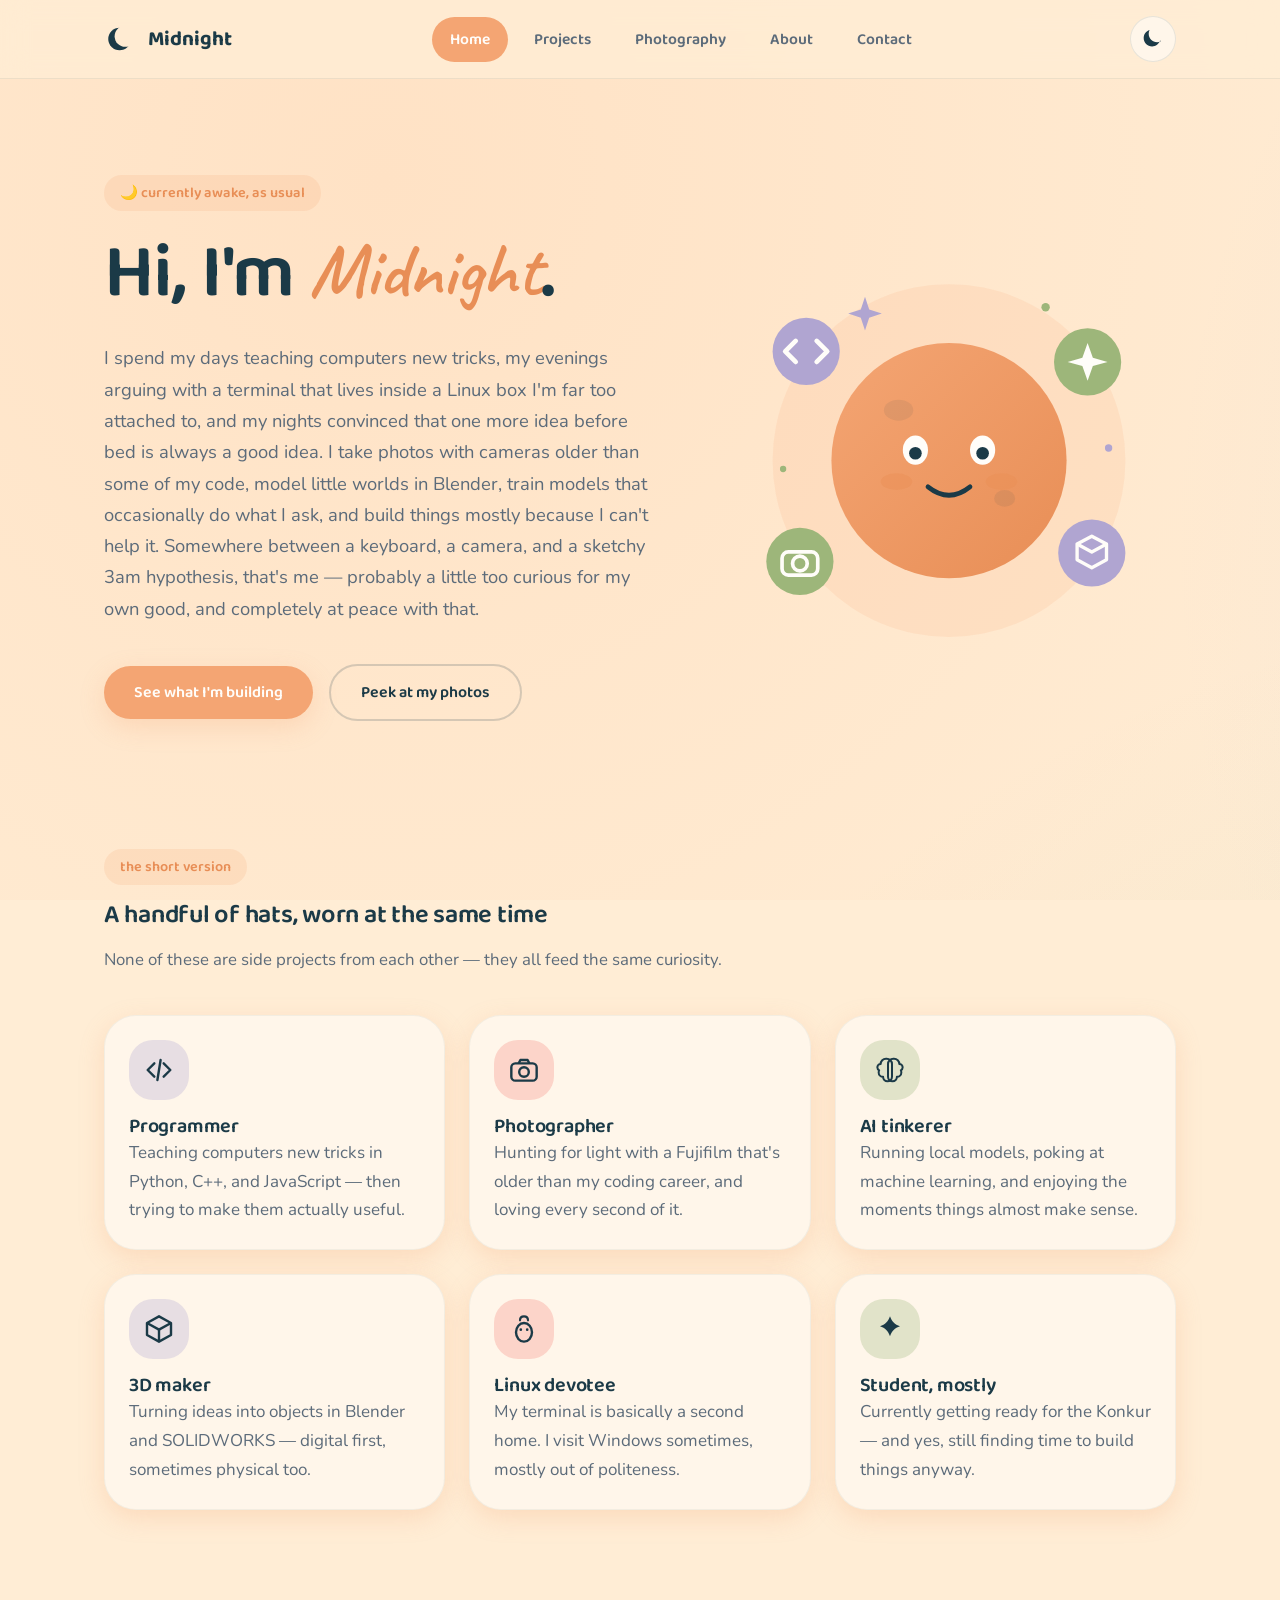
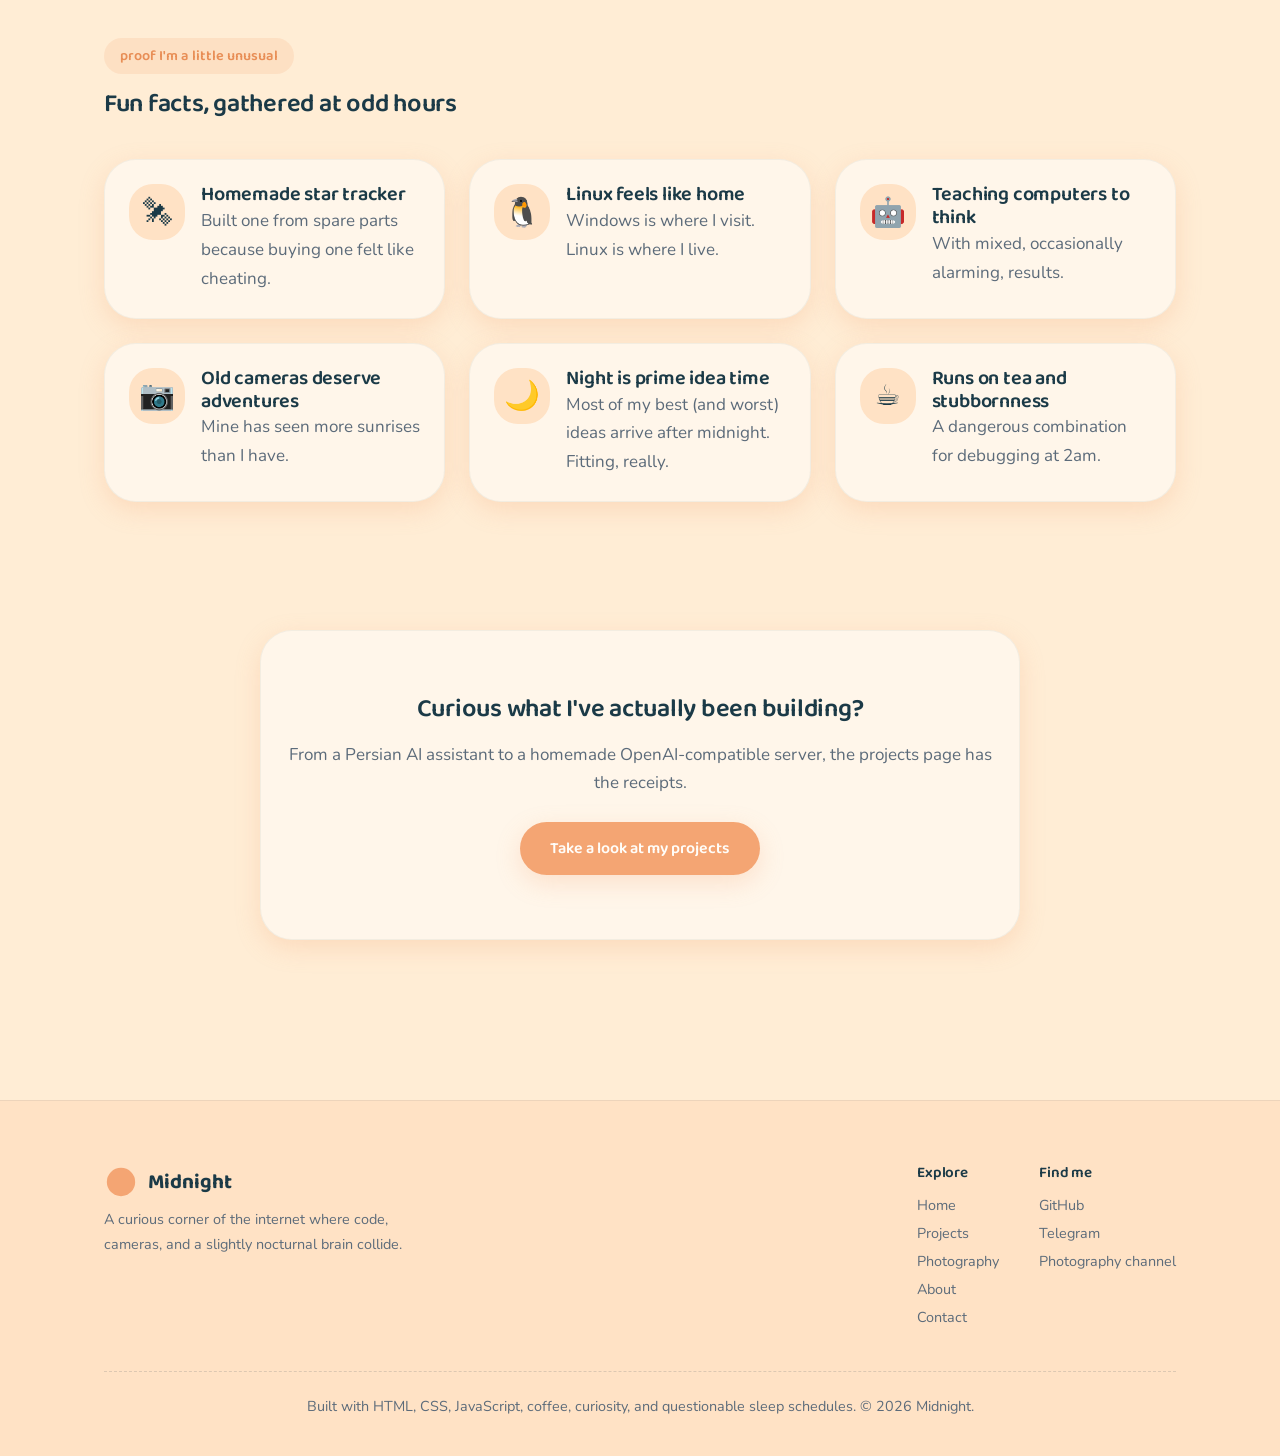
<file: index.html>
<!DOCTYPE html>
<html lang="en">
<head>
<meta charset="UTF-8">
<!-- Prevent theme flash: apply saved theme before first paint -->
<script>
(function () {
  try {
    var t = localStorage.getItem('midnight-theme');
    if (t === 'night' || (!t && window.matchMedia('(prefers-color-scheme: dark)').matches)) {
      document.documentElement.setAttribute('data-theme', 'night');
    }
  } catch (e) {}
})();
</script>
<meta name="viewport" content="width=device-width, initial-scale=1.0">
<title>Midnight — curious builder of odd, useful things</title>
<meta name="description" content="Hi, I'm Midnight — a programmer, photographer, and AI tinkerer who builds strange, useful things and occasionally forgets to sleep.">
<link rel="icon" href="data:image/svg+xml,<svg xmlns=%22http://www.w3.org/2000/svg%22 viewBox=%220 0 24 24%22><circle cx=%2212%22 cy=%2212%22 r=%2210%22 fill=%22%23F4A573%22/></svg>">
<link rel="stylesheet" href="css/style.css">
<link rel="stylesheet" href="css/animations.css">
<link rel="stylesheet" href="css/responsive.css">
</head>
<body>

<div class="page-veil"></div>

<!-- ============================ HEADER ============================ -->
<header class="site-header">
  <div class="container nav-wrap">
    <a href="index.html" class="brand">
    <svg class="brand-mark" viewBox="0 0 24 24" xmlns="http://www.w3.org/2000/svg">
      <defs>
        <mask id="moon">
          <rect width="24" height="24" fill="white"/>
          <circle cx="15" cy="10" r="7.5" fill="black"/>
        </mask>
      </defs>
      <circle cx="11" cy="12" r="8" fill="currentColor" mask="url(#moon)"/>
    </svg>
      <span class="brand-text">Midnight</span>
    </a>
    <nav class="nav-links" aria-label="Primary">
      <a href="index.html">Home</a>
      <a href="projects.html">Projects</a>
      <a href="photography.html">Photography</a>
      <a href="about.html">About</a>
      <a href="contact.html">Contact</a>
    </nav>
    <div class="nav-actions">
      <button class="theme-toggle" aria-label="Toggle day and night"><svg viewBox="0 0 24 24" fill="none"><path d="M20.5 14.5C19.28 15.09 17.9 15.42 16.45 15.42C11.4 15.42 7.3 11.32 7.3 6.27C7.3 4.82 7.63 3.44 8.22 2.22C4.52 3.4 1.83 6.87 1.83 10.97C1.83 16.02 5.93 20.12 10.98 20.12C15.08 20.12 18.55 17.43 19.73 13.73C19.99 13.98 20.25 14.24 20.5 14.5Z" fill="currentColor"/></svg></button>
      <button class="nav-toggle" aria-label="Open menu" aria-expanded="false">
        <span></span><span></span><span></span>
      </button>
    </div>
  </div>
</header>

<main>

  <!-- ============================ HERO ============================ -->
  <section class="hero">
    <div class="container hero-grid">
      <div class="hero-copy reveal">
        <div class="eyebrow">🌙 currently awake, as usual</div>
        <h1 class="hero-greeting">Hi, I'm <span class="script">Midnight</span>.</h1>
        <p class="lede">
          I spend my days teaching computers new tricks, my evenings arguing with a
          terminal that lives inside a Linux box I'm far too attached to, and my nights
          convinced that one more idea before bed is always a good idea. I take photos
          with cameras older than some of my code, model little worlds in Blender,
          train models that occasionally do what I ask, and build things mostly because
          I can't help it. Somewhere between a keyboard, a camera, and a sketchy 3am
          hypothesis, that's me — probably a little too curious for my own good, and
          completely at peace with that.
        </p>
        <div class="hero-cta">
          <a href="projects.html" class="btn btn-primary">See what I'm building</a>
          <a href="photography.html" class="btn btn-ghost">Peek at my photos</a>
        </div>
      </div>

      <div class="hero-art reveal d2" aria-hidden="false">
        <!-- Signature illustration: Midnight, the round moon mascot -->
        <svg class="mascot" viewBox="0 0 400 400" xmlns="http://www.w3.org/2000/svg" role="img" aria-label="Illustration of a friendly round moon character, orbited by tiny icons for code, sparkles, a camera, and a cube">
          <defs>
            <linearGradient id="moonGrad" x1="0" y1="0" x2="1" y2="1">
              <stop offset="0%" stop-color="var(--surface)"/>
              <stop offset="100%" stop-color="var(--surface-deep)"/>
            </linearGradient>
          </defs>

          <!-- soft ambient glow -->
          <circle cx="200" cy="212" r="168" fill="var(--surface)" opacity="0.14"/>

          <!-- little twinkling stars -->
          <path class="twinkle" d="M120 56 L124 68 L136 72 L124 76 L120 88 L116 76 L104 72 L116 68 Z" fill="var(--lavender)"/>
          <circle class="twinkle" style="animation-delay:0.9s" cx="292" cy="66" r="4" fill="var(--sage)"/>
          <circle class="twinkle" style="animation-delay:1.5s" cx="352" cy="200" r="3.5" fill="var(--lavender)"/>
          <circle class="twinkle" style="animation-delay:0.4s" cx="42" cy="220" r="3" fill="var(--sage)"/>

          <!-- orbiting satellite badges -->
          <g class="floaty">
            <circle cx="64" cy="108" r="32" fill="var(--lavender)"/>
            <path d="M54 98 L44 108 L54 118" stroke="var(--white)" stroke-width="4.5" fill="none" stroke-linecap="round" stroke-linejoin="round"/>
            <path d="M74 98 L84 108 L74 118" stroke="var(--white)" stroke-width="4.5" fill="none" stroke-linecap="round" stroke-linejoin="round"/>
          </g>

          <g class="floaty floaty-delay-1">
            <circle cx="332" cy="118" r="32" fill="var(--sage)"/>
            <path d="M332 100 L337 114 L351 118 L337 122 L332 136 L327 122 L313 118 L327 114 Z" fill="var(--white)"/>
          </g>

          <g class="floaty floaty-delay-2">
            <circle cx="58" cy="308" r="32" fill="var(--sage)"/>
            <rect x="41" y="299" width="34" height="22" rx="6" fill="none" stroke="var(--white)" stroke-width="3.5"/>
            <circle cx="58" cy="310" r="7" fill="none" stroke="var(--white)" stroke-width="3.5"/>
          </g>

          <g class="floaty floaty-delay-3">
            <circle cx="336" cy="300" r="32" fill="var(--lavender)"/>
            <path d="M336 284L350 291.5V306.5L336 314L322 306.5V291.5L336 284Z" stroke="var(--white)" stroke-width="3.2" stroke-linejoin="round" fill="none"/>
            <path d="M322 291.5L336 299L350 291.5" stroke="var(--white)" stroke-width="3.2" stroke-linejoin="round" fill="none"/>
          </g>

          <!-- the moon itself -->
          <g class="breathing" style="transform-origin:200px 212px;">
            <circle cx="200" cy="212" r="112" fill="url(#moonGrad)"/>
            <ellipse cx="152" cy="164" rx="14" ry="10" fill="rgba(27,58,71,0.08)"/>
            <ellipse cx="253" cy="248" rx="10" ry="8" fill="rgba(27,58,71,0.08)"/>
            <ellipse cx="150" cy="232" rx="15" ry="8" fill="var(--surface-deep)" opacity="0.45"/>
            <ellipse cx="250" cy="232" rx="15" ry="8" fill="var(--surface-deep)" opacity="0.45"/>

            <g class="mascot-eye">
              <ellipse cx="168" cy="202" rx="12" ry="14" fill="var(--white)"/>
              <circle class="mascot-pupil" cx="168" cy="205" r="6" fill="var(--ink)"/>
            </g>
            <g class="mascot-eye delay">
              <ellipse cx="232" cy="202" rx="12" ry="14" fill="var(--white)"/>
              <circle class="mascot-pupil" cx="232" cy="205" r="6" fill="var(--ink)"/>
            </g>
            <path d="M180 237 Q200 253 220 237" stroke="var(--ink)" stroke-width="4.5" stroke-linecap="round" fill="none"/>
          </g>
        </svg>
      </div>
    </div>
  </section>

  <!-- ============================ QUICK GLANCE ============================ -->
  <section class="section-tight">
    <div class="container">
      <div class="section-head reveal">
        <div class="eyebrow">the short version</div>
        <h2>A handful of hats, worn at the same time</h2>
        <p>None of these are side projects from each other — they all feed the same curiosity.</p>
      </div>
      <div class="grid grid-3">
        <div class="card reveal d1">
          <div class="project-icon" style="background:color-mix(in srgb, var(--lavender) 30%, transparent);">
            <svg viewBox="0 0 24 24" fill="none"><path d="M8.5 7L3.5 12L8.5 17" stroke="var(--ink)" stroke-width="1.8" stroke-linecap="round" stroke-linejoin="round"/><path d="M15.5 7L20.5 12L15.5 17" stroke="var(--ink)" stroke-width="1.8" stroke-linecap="round" stroke-linejoin="round"/><path d="M13.2 4.5L10.8 19.5" stroke="var(--ink)" stroke-width="1.8" stroke-linecap="round"/></svg>
          </div>
          <h3>Programmer</h3>
          <p class="text-secondary">Teaching computers new tricks in Python, C++, and JavaScript — then trying to make them actually useful.</p>
        </div>
        <div class="card reveal d2">
          <div class="project-icon" style="background:color-mix(in srgb, var(--salmon) 30%, transparent);">
            <svg viewBox="0 0 24 24" fill="none"><rect x="2.5" y="7" width="19" height="13" rx="3" stroke="var(--ink)" stroke-width="1.8"/><circle cx="12" cy="13.5" r="3.6" stroke="var(--ink)" stroke-width="1.8"/><path d="M8 7L9.3 4.5H14.7L16 7" stroke="var(--ink)" stroke-width="1.8" stroke-linejoin="round"/></svg>
          </div>
          <h3>Photographer</h3>
          <p class="text-secondary">Hunting for light with a Fujifilm that's older than my coding career, and loving every second of it.</p>
        </div>
        <div class="card reveal d3">
          <div class="project-icon" style="background:color-mix(in srgb, var(--sage) 30%, transparent);">
            <svg viewBox="0 0 24 24" fill="none"><path d="M9 3.5C6.79 3.5 5 5.29 5 7.5C3.62 7.5 2.5 8.62 2.5 10C2.5 11 3.06 11.86 3.88 12.29C3.63 12.75 3.5 13.28 3.5 13.83C3.5 15.66 4.98 17.14 6.81 17.14C6.81 18.95 8.28 20.5 10.1 20.5C11.92 20.5 13.5 18.98 13.5 17.14V7.5C13.5 5.29 11.71 3.5 9.5 3.5H9Z" stroke="var(--ink)" stroke-width="1.5" stroke-linejoin="round"/><path d="M15 3.5C17.21 3.5 19 5.29 19 7.5C20.38 7.5 21.5 8.62 21.5 10C21.5 11 20.94 11.86 20.12 12.29C20.37 12.75 20.5 13.28 20.5 13.83C20.5 15.66 19.02 17.14 17.19 17.14C17.19 18.95 15.72 20.5 13.9 20.5C12.08 20.5 10.5 18.98 10.5 17.14V7.5C10.5 5.29 12.29 3.5 14.5 3.5H15Z" stroke="var(--ink)" stroke-width="1.5" stroke-linejoin="round"/></svg>
          </div>
          <h3>AI tinkerer</h3>
          <p class="text-secondary">Running local models, poking at machine learning, and enjoying the moments things almost make sense.</p>
        </div>
        <div class="card reveal d4">
          <div class="project-icon" style="background:color-mix(in srgb, var(--lavender) 30%, transparent);">
            <svg viewBox="0 0 24 24" fill="none"><path d="M12 2.5L21 7.5V16.5L12 21.5L3 16.5V7.5L12 2.5Z" stroke="var(--ink)" stroke-width="1.8" stroke-linejoin="round"/><path d="M3 7.5L12 12.5L21 7.5" stroke="var(--ink)" stroke-width="1.8" stroke-linejoin="round"/><path d="M12 12.5V21.5" stroke="var(--ink)" stroke-width="1.8"/></svg>
          </div>
          <h3>3D maker</h3>
          <p class="text-secondary">Turning ideas into objects in Blender and SOLIDWORKS — digital first, sometimes physical too.</p>
        </div>
        <div class="card reveal d5">
          <div class="project-icon" style="background:color-mix(in srgb, var(--salmon) 30%, transparent);">
            <svg viewBox="0 0 24 24" fill="none"><ellipse cx="12" cy="14.5" rx="6" ry="7" stroke="var(--ink)" stroke-width="1.8"/><circle cx="9.6" cy="12.5" r="1" fill="var(--ink)"/><circle cx="14.4" cy="12.5" r="1" fill="var(--ink)"/><path d="M9 5.5C9 4 9.5 2.5 12 2.5C14.5 2.5 15 4 15 5.5" stroke="var(--ink)" stroke-width="1.6" stroke-linecap="round"/></svg>
          </div>
          <h3>Linux devotee</h3>
          <p class="text-secondary">My terminal is basically a second home. I visit Windows sometimes, mostly out of politeness.</p>
        </div>
        <div class="card reveal d6">
          <div class="project-icon" style="background:color-mix(in srgb, var(--sage) 30%, transparent);">
            <svg viewBox="0 0 24 24" fill="none"><path d="M12 2.5C13.3 6.4 15.6 8.7 19.5 10C15.6 11.3 13.3 13.6 12 17.5C10.7 13.6 8.4 11.3 4.5 10C8.4 8.7 10.7 6.4 12 2.5Z" fill="var(--ink)"/></svg>
          </div>
          <h3>Student, mostly</h3>
          <p class="text-secondary">Currently getting ready for the Konkur — and yes, still finding time to build things anyway.</p>
        </div>
      </div>
    </div>
  </section>

  <!-- ============================ FUN FACTS ============================ -->
  <section class="section-tight">
    <div class="container">
      <div class="section-head reveal">
        <div class="eyebrow">proof I'm a little unusual</div>
        <h2>Fun facts, gathered at odd hours</h2>
      </div>
      <div class="grid grid-3">
        <div class="card fact-card reveal d1">
          <div class="fact-emoji">🛰</div>
          <div><h3>Homemade star tracker</h3><p class="text-secondary">Built one from spare parts because buying one felt like cheating.</p></div>
        </div>
        <div class="card fact-card reveal d2">
          <div class="fact-emoji">🐧</div>
          <div><h3>Linux feels like home</h3><p class="text-secondary">Windows is where I visit. Linux is where I live.</p></div>
        </div>
        <div class="card fact-card reveal d3">
          <div class="fact-emoji">🤖</div>
          <div><h3>Teaching computers to think</h3><p class="text-secondary">With mixed, occasionally alarming, results.</p></div>
        </div>
        <div class="card fact-card reveal d4">
          <div class="fact-emoji">📷</div>
          <div><h3>Old cameras deserve adventures</h3><p class="text-secondary">Mine has seen more sunrises than I have.</p></div>
        </div>
        <div class="card fact-card reveal d5">
          <div class="fact-emoji">🌙</div>
          <div><h3>Night is prime idea time</h3><p class="text-secondary">Most of my best (and worst) ideas arrive after midnight. Fitting, really.</p></div>
        </div>
        <div class="card fact-card reveal d6">
          <div class="fact-emoji">☕</div>
          <div><h3>Runs on tea and stubbornness</h3><p class="text-secondary">A dangerous combination for debugging at 2am.</p></div>
        </div>
      </div>
    </div>
  </section>

  <!-- ============================ CTA ============================ -->
  <section class="section-tight">
    <div class="container">
      <div class="card center reveal" style="padding: var(--sp-5) var(--sp-3); max-width:760px;">
        <h2 class="mb-2">Curious what I've actually been building?</h2>
        <p class="text-secondary mb-3">From a Persian AI assistant to a homemade OpenAI-compatible server, the projects page has the receipts.</p>
        <a href="projects.html" class="btn btn-primary">Take a look at my projects</a>
      </div>
    </div>
  </section>

</main>

<!-- ============================ FOOTER ============================ -->
<footer class="site-footer">
  <div class="container">
    <div class="footer-grid">
      <div class="footer-brand">
        <a href="index.html" class="brand">
          <svg class="brand-mark" viewBox="0 0 24 24" fill="none"><circle cx="12" cy="12" r="10" fill="var(--surface)"/></svg>
          <span>Midnight</span>
        </a>
        <p>A curious corner of the internet where code, cameras, and a slightly nocturnal brain collide.</p>
      </div>
      <div class="footer-links">
        <div class="footer-col">
          <h4>Explore</h4>
          <a href="index.html">Home</a>
          <a href="projects.html">Projects</a>
          <a href="photography.html">Photography</a>
          <a href="about.html">About</a>
          <a href="contact.html">Contact</a>
        </div>
        <div class="footer-col">
          <h4>Find me</h4>
          <a href="https://github.com/MidnightMA" target="_blank" rel="noopener">GitHub</a>
          <a href="https://t.me/MidnightMA" target="_blank" rel="noopener">Telegram</a>
          <a href="https://t.me/MA_Pics" target="_blank" rel="noopener">Photography channel</a>
        </div>
      </div>
    </div>
    <div class="footer-bottom">
      Built with HTML, CSS, JavaScript, coffee, curiosity, and questionable sleep schedules. © <span id="current-year"></span> Midnight.
    </div>
  </div>
</footer>

<script src="js/main.js"></script>
</body>
</html>
</file>
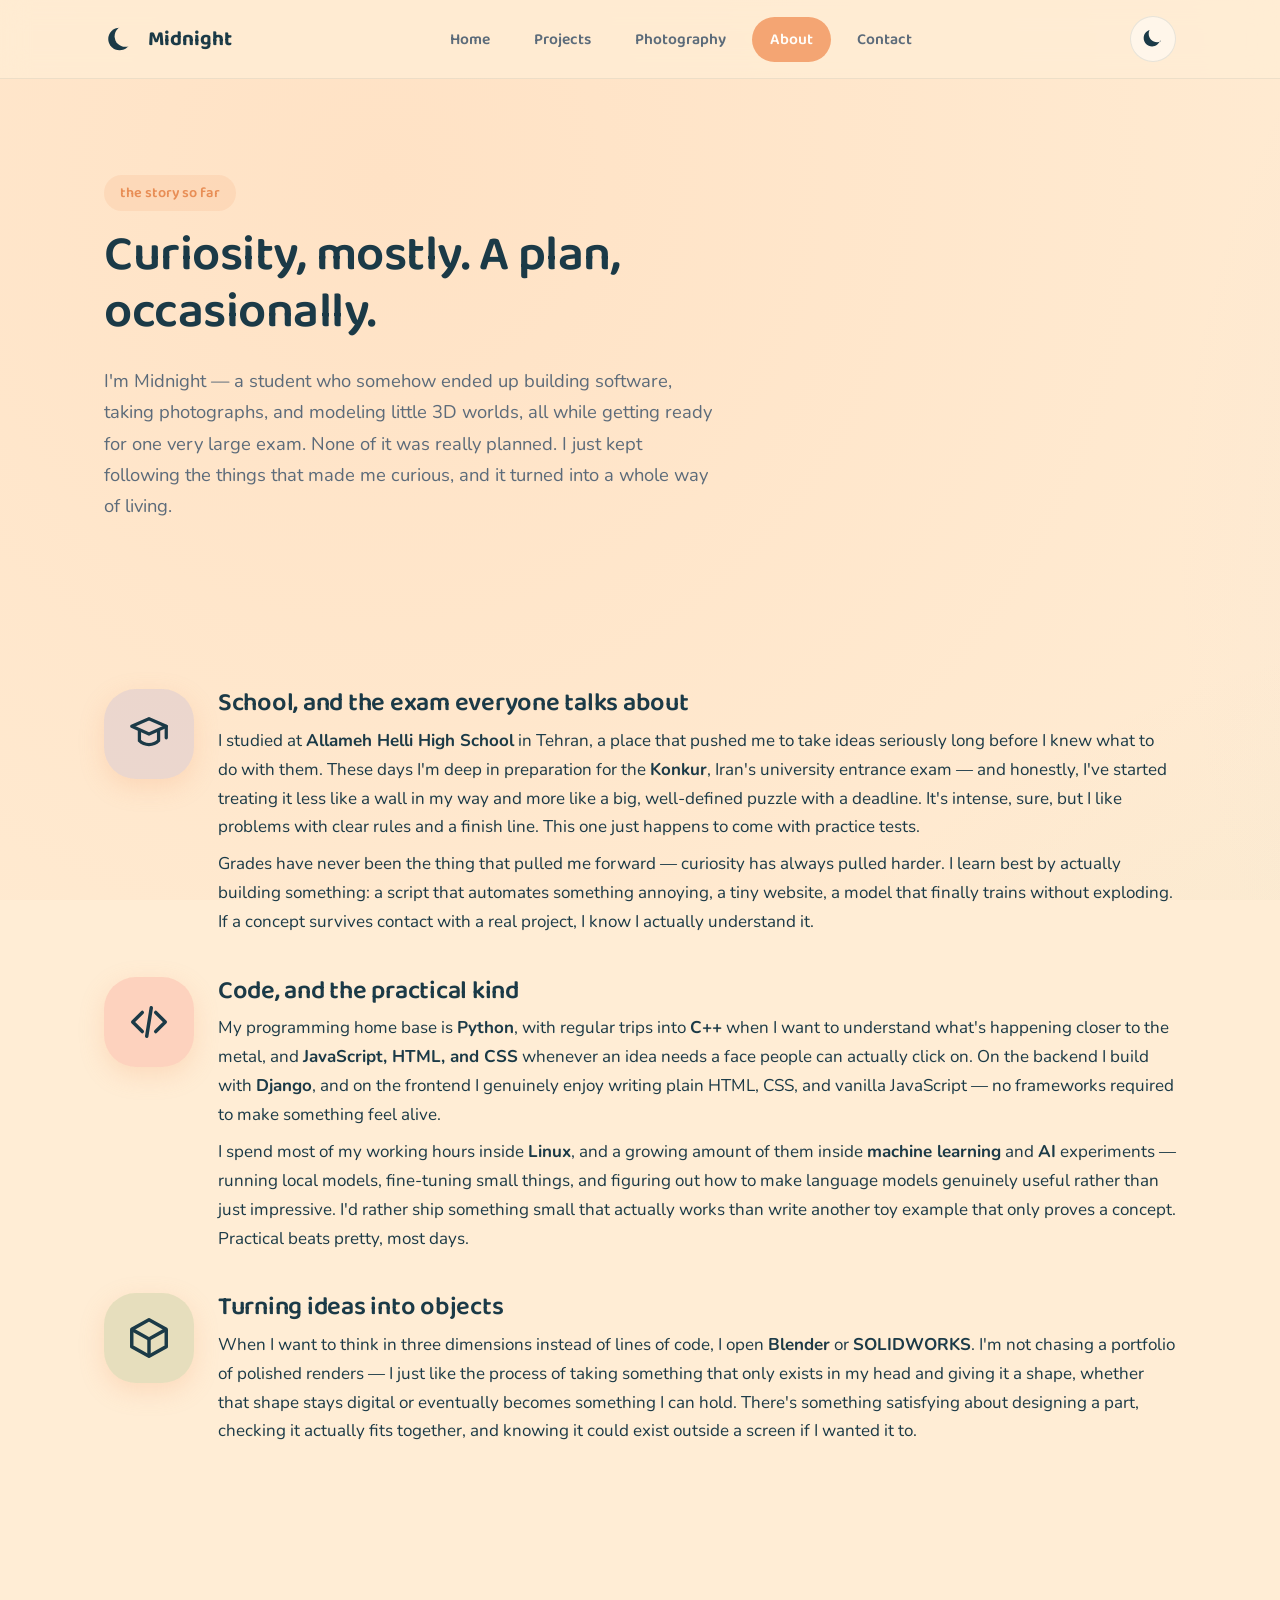
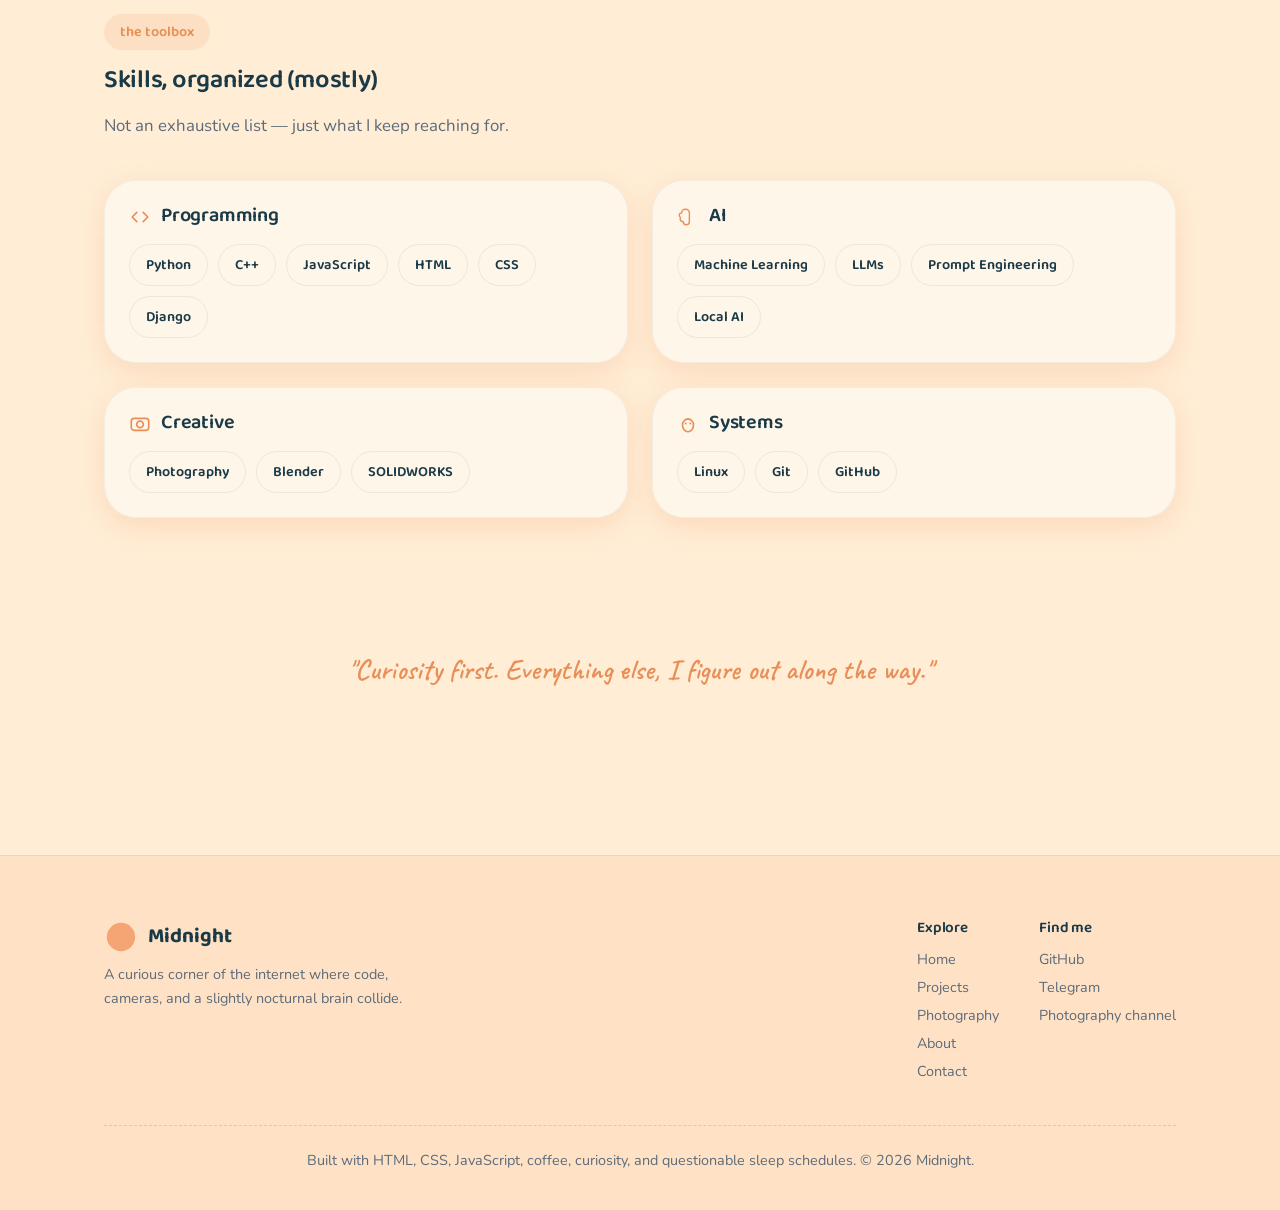
<file: about.html>
<!DOCTYPE html>
<html lang="en">
<head>
<meta charset="UTF-8">
<script>
(function () {
  try {
    var t = localStorage.getItem('midnight-theme');
    if (t === 'night' || (!t && window.matchMedia('(prefers-color-scheme: dark)').matches)) {
      document.documentElement.setAttribute('data-theme', 'night');
    }
  } catch (e) {}
})();
</script>
<meta name="viewport" content="width=device-width, initial-scale=1.0">
<title>About — Midnight</title>
<meta name="description" content="Student, builder, and endlessly curious human. The story of how Midnight ended up juggling code, cameras, and Konkur prep.">
<link rel="icon" href="data:image/svg+xml,<svg xmlns=%22http://www.w3.org/2000/svg%22 viewBox=%220 0 24 24%22><circle cx=%2212%22 cy=%2212%22 r=%2210%22 fill=%22%23F4A573%22/></svg>">
<link rel="stylesheet" href="css/style.css">
<link rel="stylesheet" href="css/animations.css">
<link rel="stylesheet" href="css/responsive.css">
</head>
<body>

<div class="page-veil"></div>

<header class="site-header">
  <div class="container nav-wrap">
    <a href="index.html" class="brand">
    <svg class="brand-mark" viewBox="0 0 24 24" xmlns="http://www.w3.org/2000/svg">
      <defs>
        <mask id="moon">
          <rect width="24" height="24" fill="white"/>
          <circle cx="15" cy="10" r="7.5" fill="black"/>
        </mask>
      </defs>
      <circle cx="11" cy="12" r="8" fill="currentColor" mask="url(#moon)"/>
    </svg>
      <span class="brand-text">Midnight</span>
    </a>
    <nav class="nav-links" aria-label="Primary">
      <a href="index.html">Home</a>
      <a href="projects.html">Projects</a>
      <a href="photography.html">Photography</a>
      <a href="about.html">About</a>
      <a href="contact.html">Contact</a>
    </nav>
    <div class="nav-actions">
      <button class="theme-toggle" aria-label="Toggle day and night"><svg viewBox="0 0 24 24" fill="none"><path d="M20.5 14.5C19.28 15.09 17.9 15.42 16.45 15.42C11.4 15.42 7.3 11.32 7.3 6.27C7.3 4.82 7.63 3.44 8.22 2.22C4.52 3.4 1.83 6.87 1.83 10.97C1.83 16.02 5.93 20.12 10.98 20.12C15.08 20.12 18.55 17.43 19.73 13.73C19.99 13.98 20.25 14.24 20.5 14.5Z" fill="currentColor"/></svg></button>
      <button class="nav-toggle" aria-label="Open menu" aria-expanded="false">
        <span></span><span></span><span></span>
      </button>
    </div>
  </div>
</header>

<main>

  <!-- ============================ INTRO ============================ -->
  <section class="hero">
    <div class="container">
      <div class="reveal" style="max-width:720px;">
        <div class="eyebrow">the story so far</div>
        <h1 class="hero-greeting" style="font-size:var(--fs-h1);">Curiosity, mostly. A plan, occasionally.</h1>
        <p class="lede">
          I'm Midnight — a student who somehow ended up building software, taking photographs,
          and modeling little 3D worlds, all while getting ready for one very large exam.
          None of it was really planned. I just kept following the things that made me curious,
          and it turned into a whole way of living.
        </p>
      </div>
    </div>
  </section>

  <!-- ============================ SCHOOL & KONKUR ============================ -->
  <section class="section-tight">
    <div class="container">
      <div class="about-block reveal">
        <div class="about-icon" style="background:color-mix(in srgb, var(--lavender) 26%, transparent);">
          <svg viewBox="0 0 24 24" fill="none"><path d="M3 8L12 4L21 8L12 12L3 8Z" stroke="var(--ink)" stroke-width="1.7" stroke-linejoin="round"/><path d="M7 10V15.5C7 15.5 9 17.5 12 17.5C15 17.5 17 15.5 17 15.5V10" stroke="var(--ink)" stroke-width="1.7" stroke-linejoin="round"/><path d="M21 8V14" stroke="var(--ink)" stroke-width="1.7" stroke-linecap="round"/></svg>
        </div>
        <div>
          <h2>School, and the exam everyone talks about</h2>
          <p class="mt-1">
            I studied at <strong>Allameh Helli High School</strong> in Tehran, a place that pushed me to
            take ideas seriously long before I knew what to do with them. These days I'm deep in
            preparation for the <strong>Konkur</strong>, Iran's university entrance exam — and honestly,
            I've started treating it less like a wall in my way and more like a big, well-defined
            puzzle with a deadline. It's intense, sure, but I like problems with clear rules and
            a finish line. This one just happens to come with practice tests.
          </p>
          <p class="mt-1">
            Grades have never been the thing that pulled me forward — curiosity has always pulled
            harder. I learn best by actually building something: a script that automates something
            annoying, a tiny website, a model that finally trains without exploding. If a concept
            survives contact with a real project, I know I actually understand it.
          </p>
        </div>
      </div>

      <div class="about-block reveal d1">
        <div class="about-icon" style="background:color-mix(in srgb, var(--salmon) 26%, transparent);">
          <svg viewBox="0 0 24 24" fill="none"><path d="M8.5 7L3.5 12L8.5 17" stroke="var(--ink)" stroke-width="1.8" stroke-linecap="round" stroke-linejoin="round"/><path d="M15.5 7L20.5 12L15.5 17" stroke="var(--ink)" stroke-width="1.8" stroke-linecap="round" stroke-linejoin="round"/><path d="M13.2 4.5L10.8 19.5" stroke="var(--ink)" stroke-width="1.8" stroke-linecap="round"/></svg>
        </div>
        <div>
          <h2>Code, and the practical kind</h2>
          <p class="mt-1">
            My programming home base is <strong>Python</strong>, with regular trips into
            <strong>C++</strong> when I want to understand what's happening closer to the metal,
            and <strong>JavaScript, HTML, and CSS</strong> whenever an idea needs a face people can
            actually click on. On the backend I build with <strong>Django</strong>, and on the
            frontend I genuinely enjoy writing plain HTML, CSS, and vanilla JavaScript — no
            frameworks required to make something feel alive.
          </p>
          <p class="mt-1">
            I spend most of my working hours inside <strong>Linux</strong>, and a growing amount of
            them inside <strong>machine learning</strong> and <strong>AI</strong> experiments — running
            local models, fine-tuning small things, and figuring out how to make language models
            genuinely useful rather than just impressive. I'd rather ship something small that
            actually works than write another toy example that only proves a concept. Practical
            beats pretty, most days.
          </p>
        </div>
      </div>

      <div class="about-block reveal d2">
        <div class="about-icon" style="background:color-mix(in srgb, var(--sage) 26%, transparent);">
          <svg viewBox="0 0 24 24" fill="none"><path d="M12 2.5L21 7.5V16.5L12 21.5L3 16.5V7.5L12 2.5Z" stroke="var(--ink)" stroke-width="1.8" stroke-linejoin="round"/><path d="M3 7.5L12 12.5L21 7.5" stroke="var(--ink)" stroke-width="1.8" stroke-linejoin="round"/><path d="M12 12.5V21.5" stroke="var(--ink)" stroke-width="1.8"/></svg>
        </div>
        <div>
          <h2>Turning ideas into objects</h2>
          <p class="mt-1">
            When I want to think in three dimensions instead of lines of code, I open
            <strong>Blender</strong> or <strong>SOLIDWORKS</strong>. I'm not chasing a portfolio of
            polished renders — I just like the process of taking something that only exists in my
            head and giving it a shape, whether that shape stays digital or eventually becomes
            something I can hold. There's something satisfying about designing a part, checking it
            actually fits together, and knowing it could exist outside a screen if I wanted it to.
          </p>
        </div>
      </div>
    </div>
  </section>

  <!-- ============================ SKILLS ============================ -->
  <section class="section-tight">
    <div class="container">
      <div class="section-head reveal">
        <div class="eyebrow">the toolbox</div>
        <h2>Skills, organized (mostly)</h2>
        <p>Not an exhaustive list — just what I keep reaching for.</p>
      </div>

      <div class="grid grid-2">
        <div class="card skill-group reveal d1">
          <h3>
            <svg width="22" height="22" viewBox="0 0 24 24" fill="none"><path d="M8.5 7L3.5 12L8.5 17" stroke="var(--surface-deep)" stroke-width="1.8" stroke-linecap="round" stroke-linejoin="round"/><path d="M15.5 7L20.5 12L15.5 17" stroke="var(--surface-deep)" stroke-width="1.8" stroke-linecap="round" stroke-linejoin="round"/></svg>
            Programming
          </h3>
          <div class="skill-pills">
            <span class="skill-pill">Python</span>
            <span class="skill-pill">C++</span>
            <span class="skill-pill">JavaScript</span>
            <span class="skill-pill">HTML</span>
            <span class="skill-pill">CSS</span>
            <span class="skill-pill">Django</span>
          </div>
        </div>

        <div class="card skill-group reveal d2">
          <h3>
            <svg width="22" height="22" viewBox="0 0 24 24" fill="none"><path d="M9 3.5C6.79 3.5 5 5.29 5 7.5C3.62 7.5 2.5 8.62 2.5 10C2.5 11 3.06 11.86 3.88 12.29C3.63 12.75 3.5 13.28 3.5 13.83C3.5 15.66 4.98 17.14 6.81 17.14C6.81 18.95 8.28 20.5 10.1 20.5C11.92 20.5 13.5 18.98 13.5 17.14V7.5C13.5 5.29 11.71 3.5 9.5 3.5H9Z" stroke="var(--surface-deep)" stroke-width="1.5" stroke-linejoin="round"/></svg>
            AI
          </h3>
          <div class="skill-pills">
            <span class="skill-pill">Machine Learning</span>
            <span class="skill-pill">LLMs</span>
            <span class="skill-pill">Prompt Engineering</span>
            <span class="skill-pill">Local AI</span>
          </div>
        </div>

        <div class="card skill-group reveal d3">
          <h3>
            <svg width="22" height="22" viewBox="0 0 24 24" fill="none"><rect x="2.5" y="7" width="19" height="13" rx="3" stroke="var(--surface-deep)" stroke-width="1.8"/><circle cx="12" cy="13.5" r="3.6" stroke="var(--surface-deep)" stroke-width="1.8"/></svg>
            Creative
          </h3>
          <div class="skill-pills">
            <span class="skill-pill">Photography</span>
            <span class="skill-pill">Blender</span>
            <span class="skill-pill">SOLIDWORKS</span>
          </div>
        </div>

        <div class="card skill-group reveal d4">
          <h3>
            <svg width="22" height="22" viewBox="0 0 24 24" fill="none"><ellipse cx="12" cy="14.5" rx="6" ry="7" stroke="var(--surface-deep)" stroke-width="1.8"/><circle cx="9.6" cy="12.5" r="1" fill="var(--surface-deep)"/><circle cx="14.4" cy="12.5" r="1" fill="var(--surface-deep)"/></svg>
            Systems
          </h3>
          <div class="skill-pills">
            <span class="skill-pill">Linux</span>
            <span class="skill-pill">Git</span>
            <span class="skill-pill">GitHub</span>
          </div>
        </div>
      </div>
    </div>
  </section>

  <!-- ============================ QUOTE ============================ -->
  <section class="section-tight">
    <div class="container">
      <div class="center reveal" style="max-width:600px;">
        <p class="script" style="font-size:1.8rem; color:var(--surface-deep);">
          "Curiosity first. Everything else, I figure out along the way."
        </p>
      </div>
    </div>
  </section>

</main>

<footer class="site-footer">
  <div class="container">
    <div class="footer-grid">
      <div class="footer-brand">
        <a href="index.html" class="brand">
          <svg class="brand-mark" viewBox="0 0 24 24" fill="none"><circle cx="12" cy="12" r="10" fill="var(--surface)"/></svg>
          <span>Midnight</span>
        </a>
        <p>A curious corner of the internet where code, cameras, and a slightly nocturnal brain collide.</p>
      </div>
      <div class="footer-links">
        <div class="footer-col">
          <h4>Explore</h4>
          <a href="index.html">Home</a>
          <a href="projects.html">Projects</a>
          <a href="photography.html">Photography</a>
          <a href="about.html">About</a>
          <a href="contact.html">Contact</a>
        </div>
        <div class="footer-col">
          <h4>Find me</h4>
          <a href="https://github.com/MidnightMA" target="_blank" rel="noopener">GitHub</a>
          <a href="https://t.me/MidnightMA" target="_blank" rel="noopener">Telegram</a>
          <a href="https://t.me/MA_Pics" target="_blank" rel="noopener">Photography channel</a>
        </div>
      </div>
    </div>
    <div class="footer-bottom">
      Built with HTML, CSS, JavaScript, coffee, curiosity, and questionable sleep schedules. © <span id="current-year"></span> Midnight.
    </div>
  </div>
</footer>

<script src="js/main.js"></script>
</body>
</html>
</file>
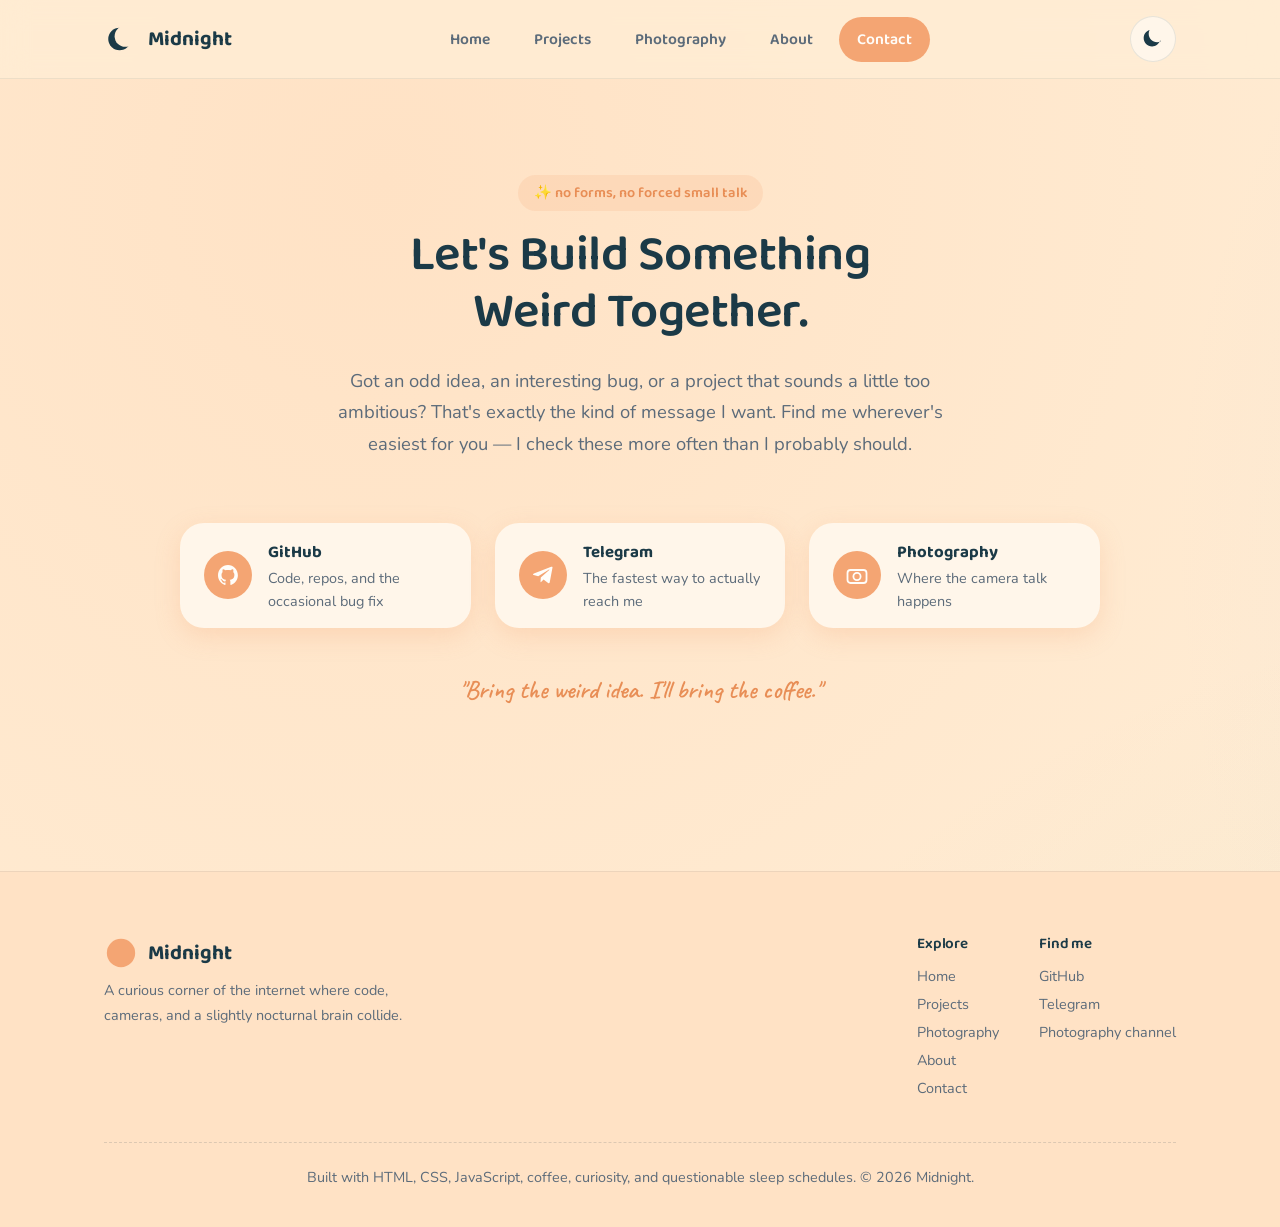
<file: contact.html>
<!DOCTYPE html>
<html lang="en">
<head>
<meta charset="UTF-8">
<script>
(function () {
  try {
    var t = localStorage.getItem('midnight-theme');
    if (t === 'night' || (!t && window.matchMedia('(prefers-color-scheme: dark)').matches)) {
      document.documentElement.setAttribute('data-theme', 'night');
    }
  } catch (e) {}
})();
</script>
<meta name="viewport" content="width=device-width, initial-scale=1.0">
<title>Contact — Midnight</title>
<meta name="description" content="Let's build something weird together — reach Midnight on GitHub or Telegram.">
<link rel="icon" href="data:image/svg+xml,<svg xmlns=%22http://www.w3.org/2000/svg%22 viewBox=%220 0 24 24%22><circle cx=%2212%22 cy=%2212%22 r=%2210%22 fill=%22%23F4A573%22/></svg>">
<link rel="stylesheet" href="css/style.css">
<link rel="stylesheet" href="css/animations.css">
<link rel="stylesheet" href="css/responsive.css">
</head>
<body>

<div class="page-veil"></div>

<header class="site-header">
  <div class="container nav-wrap">
    <a href="index.html" class="brand">
    <svg class="brand-mark" viewBox="0 0 24 24" xmlns="http://www.w3.org/2000/svg">
      <defs>
        <mask id="moon">
          <rect width="24" height="24" fill="white"/>
          <circle cx="15" cy="10" r="7.5" fill="black"/>
        </mask>
      </defs>
      <circle cx="11" cy="12" r="8" fill="currentColor" mask="url(#moon)"/>
    </svg>
      <span class="brand-text">Midnight</span>
    </a>
    <nav class="nav-links" aria-label="Primary">
      <a href="index.html">Home</a>
      <a href="projects.html">Projects</a>
      <a href="photography.html">Photography</a>
      <a href="about.html">About</a>
      <a href="contact.html">Contact</a>
    </nav>
    <div class="nav-actions">
      <button class="theme-toggle" aria-label="Toggle day and night"><svg viewBox="0 0 24 24" fill="none"><path d="M20.5 14.5C19.28 15.09 17.9 15.42 16.45 15.42C11.4 15.42 7.3 11.32 7.3 6.27C7.3 4.82 7.63 3.44 8.22 2.22C4.52 3.4 1.83 6.87 1.83 10.97C1.83 16.02 5.93 20.12 10.98 20.12C15.08 20.12 18.55 17.43 19.73 13.73C19.99 13.98 20.25 14.24 20.5 14.5Z" fill="currentColor"/></svg></button>
      <button class="nav-toggle" aria-label="Open menu" aria-expanded="false">
        <span></span><span></span><span></span>
      </button>
    </div>
  </div>
</header>

<main>

  <section class="hero">
    <div class="container">
      <div class="contact-hero reveal">
        <div class="eyebrow center" style="display:inline-flex;">✨ no forms, no forced small talk</div>
        <h1 class="hero-greeting" style="font-size:var(--fs-h1);">Let's Build Something<br>Weird Together.</h1>
        <p class="lede center">
          Got an odd idea, an interesting bug, or a project that sounds a little too ambitious?
          That's exactly the kind of message I want. Find me wherever's easiest for you —
          I check these more often than I probably should.
        </p>
      </div>

      <div class="grid grid-3 reveal d1" style="max-width:920px; margin: var(--sp-4) auto 0;">
        <a class="icon-link" href="https://github.com/MidnightMA" target="_blank" rel="noopener" data-no-transition>
          <div class="icon-circle">
            <svg viewBox="0 0 24 24" fill="none"><path d="M12 2C6.48 2 2 6.58 2 12.25C2 16.78 4.87 20.62 8.84 21.98C9.34 22.07 9.5 21.75 9.5 21.48C9.5 21.24 9.49 20.44 9.49 19.59C7 20.1 6.35 19 6.15 18.43C6.04 18.14 5.55 17.24 5.12 17C4.77 16.81 4.27 16.3 5.11 16.29C5.9 16.28 6.46 17.03 6.65 17.33C7.55 18.85 8.98 18.42 9.54 18.16C9.63 17.5 9.89 17.05 10.18 16.8C7.9 16.55 5.5 15.66 5.5 11.75C5.5 10.63 5.89 9.71 6.68 8.99C6.56 8.71 6.21 7.66 6.79 6.25C6.79 6.25 7.65 5.96 9.5 7.24C10.28 7.02 11.11 6.91 11.94 6.91C12.77 6.91 13.6 7.02 14.38 7.24C16.23 5.95 17.09 6.25 17.09 6.25C17.67 7.66 17.32 8.71 17.2 8.99C18 9.71 18.39 10.62 18.39 11.75C18.39 15.67 15.98 16.55 13.7 16.8C14.07 17.11 14.39 17.72 14.39 18.66C14.39 20 14.38 21.14 14.38 21.48C14.38 21.75 14.55 22.08 15.04 21.98C19 20.61 21.88 16.78 21.88 12.25C21.88 6.58 17.4 2 12 2Z" fill="currentColor"/></svg>
          </div>
          <div>
            <strong>GitHub</strong>
            <span class="sub">Code, repos, and the occasional bug fix</span>
          </div>
        </a>

        <a class="icon-link" href="https://t.me/MidnightMA" target="_blank" rel="noopener" data-no-transition>
          <div class="icon-circle">
            <svg viewBox="0 0 24 24" fill="none"><path d="M21.5 4.5L18.75 19.2C18.55 20.2 17.95 20.45 17.1 19.97L12.55 16.62L10.36 18.73C10.12 18.97 9.92 19.17 9.48 19.17L9.79 14.53L18.24 6.9C18.61 6.57 18.16 6.39 17.67 6.71L7.19 13.29L2.7 11.89C1.72 11.58 1.71 10.91 2.91 10.44L20.24 3.76C21.06 3.46 21.78 3.95 21.5 4.5Z" fill="currentColor"/></svg>
          </div>
          <div>
            <strong>Telegram</strong>
            <span class="sub">The fastest way to actually reach me</span>
          </div>
        </a>

        <a class="icon-link" href="https://t.me/MA_Pics" target="_blank" rel="noopener" data-no-transition>
          <div class="icon-circle">
            <svg viewBox="0 0 24 24" fill="none"><rect x="2.5" y="7" width="19" height="13" rx="3" stroke="var(--white)" stroke-width="1.8"/><circle cx="12" cy="13.5" r="3.6" stroke="var(--white)" stroke-width="1.8"/></svg>
          </div>
          <div>
            <strong>Photography</strong>
            <span class="sub">Where the camera talk happens</span>
          </div>
        </a>
      </div>

      <div class="center reveal d2 mt-4">
        <p class="script" style="font-size:1.6rem; color:var(--surface-deep);">"Bring the weird idea. I'll bring the coffee."</p>
      </div>
    </div>
  </section>

</main>

<footer class="site-footer">
  <div class="container">
    <div class="footer-grid">
      <div class="footer-brand">
        <a href="index.html" class="brand">
          <svg class="brand-mark" viewBox="0 0 24 24" fill="none"><circle cx="12" cy="12" r="10" fill="var(--surface)"/></svg>
          <span>Midnight</span>
        </a>
        <p>A curious corner of the internet where code, cameras, and a slightly nocturnal brain collide.</p>
      </div>
      <div class="footer-links">
        <div class="footer-col">
          <h4>Explore</h4>
          <a href="index.html">Home</a>
          <a href="projects.html">Projects</a>
          <a href="photography.html">Photography</a>
          <a href="about.html">About</a>
          <a href="contact.html">Contact</a>
        </div>
        <div class="footer-col">
          <h4>Find me</h4>
          <a href="https://github.com/MidnightMA" target="_blank" rel="noopener">GitHub</a>
          <a href="https://t.me/MidnightMA" target="_blank" rel="noopener">Telegram</a>
          <a href="https://t.me/MA_Pics" target="_blank" rel="noopener">Photography channel</a>
        </div>
      </div>
    </div>
    <div class="footer-bottom">
      Built with HTML, CSS, JavaScript, coffee, curiosity, and questionable sleep schedules. © <span id="current-year"></span> Midnight.
    </div>
  </div>
</footer>

<script src="js/main.js"></script>
</body>
</html>
</file>
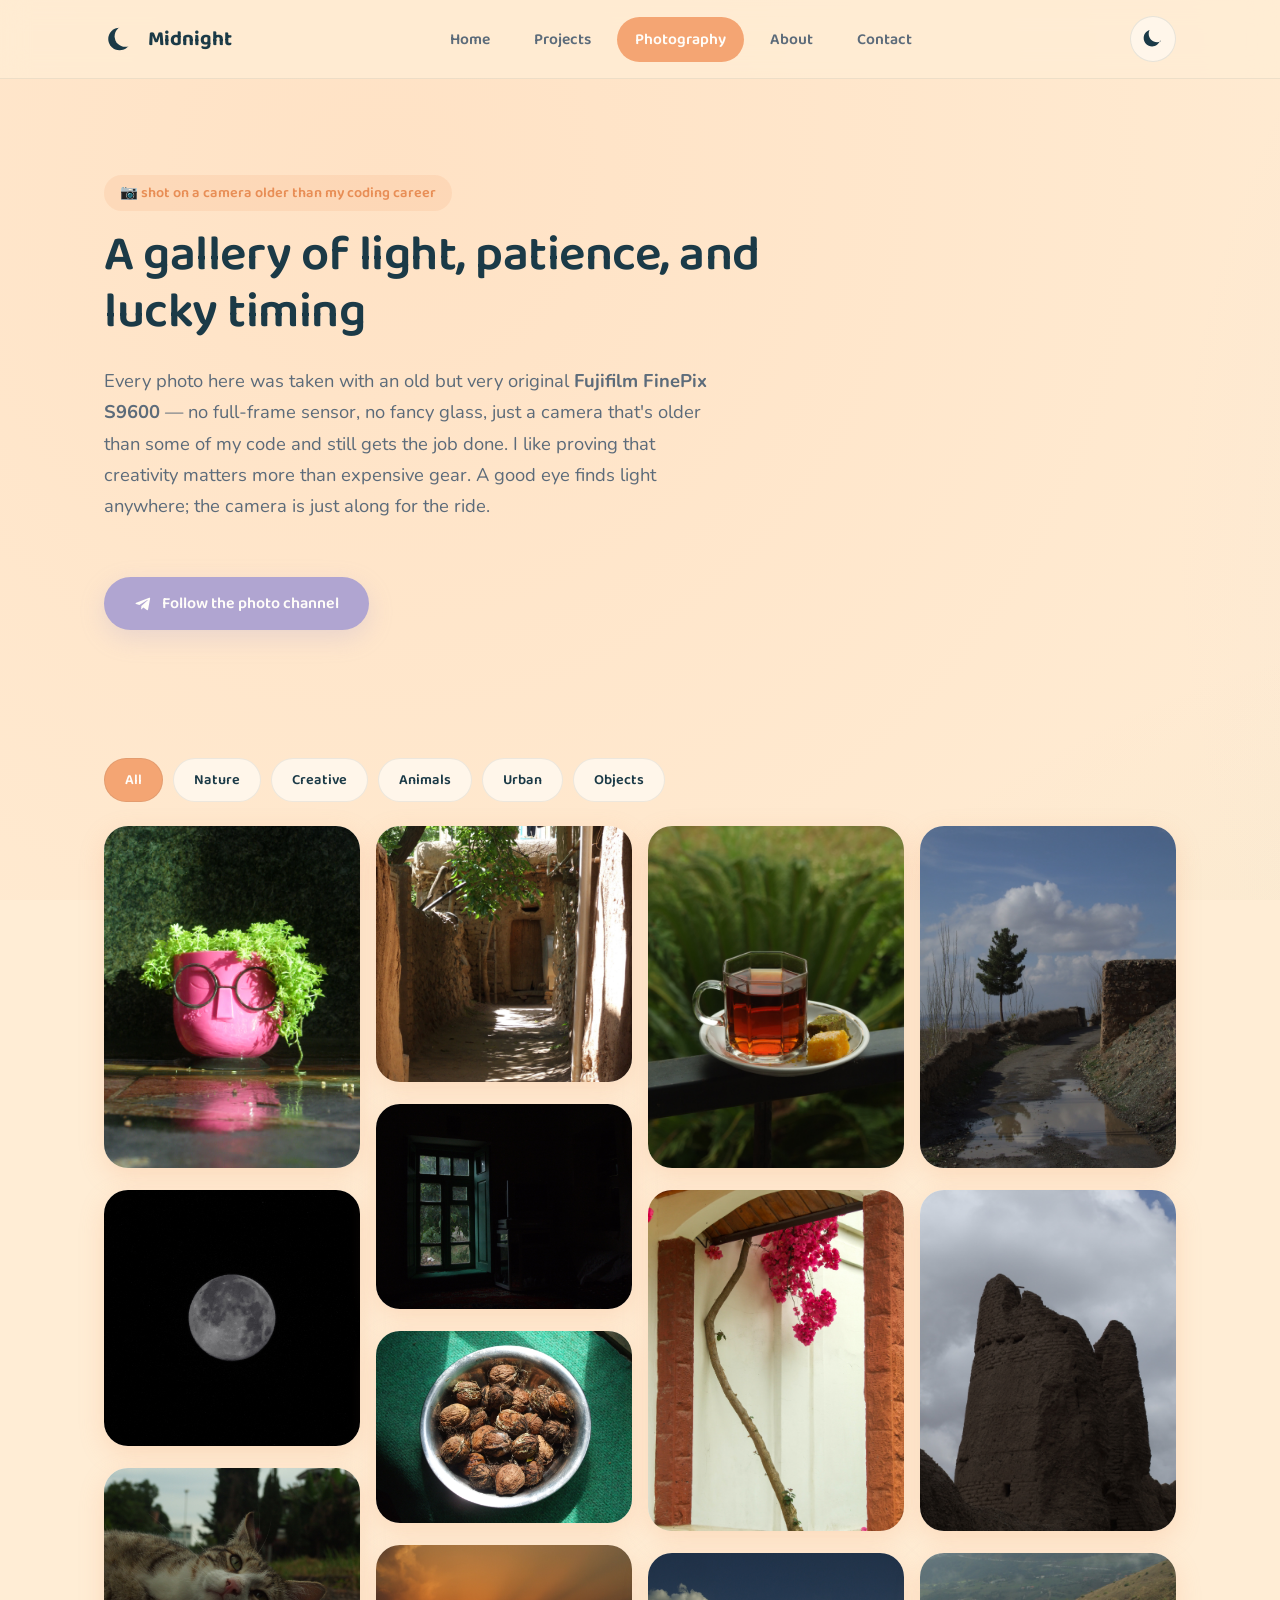
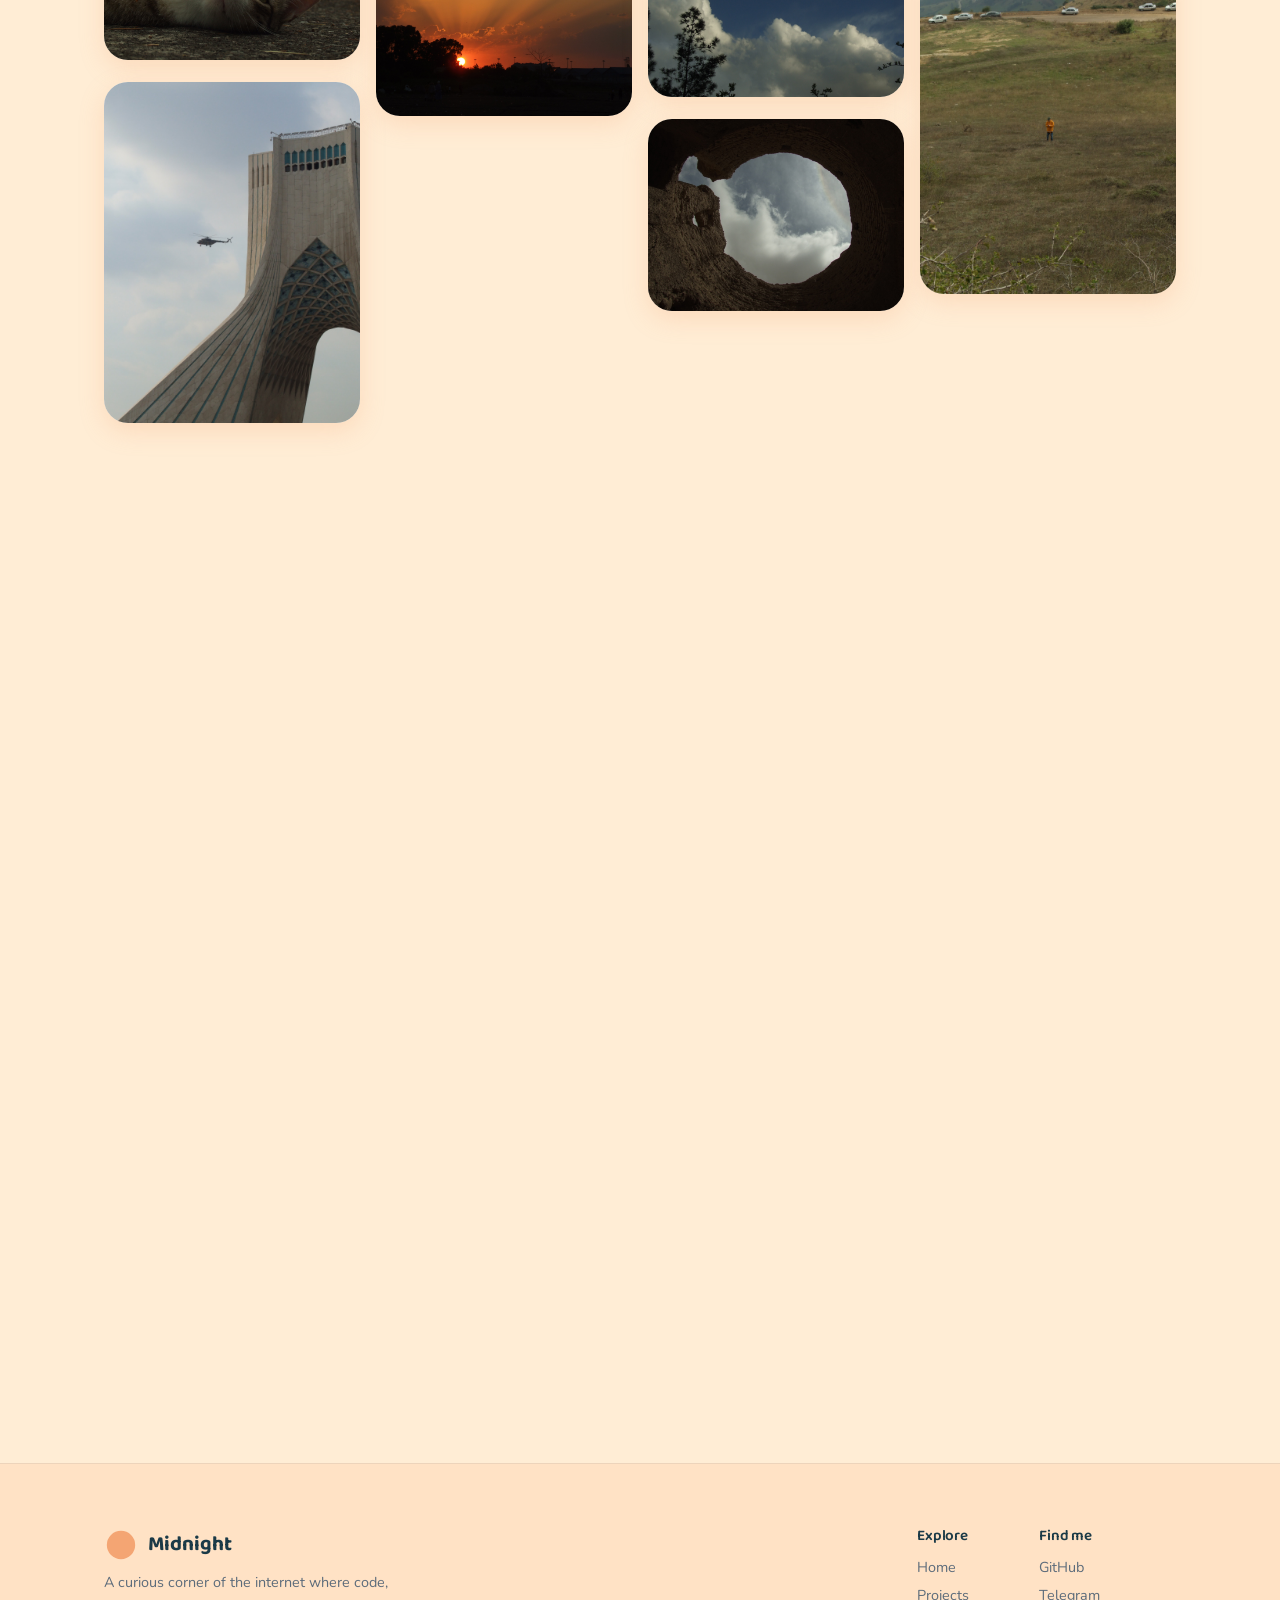
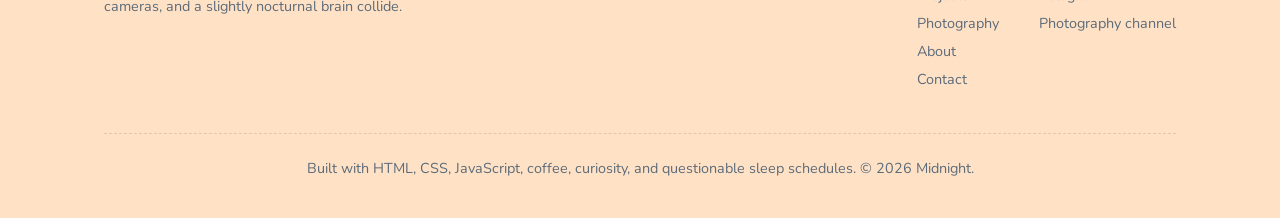
<file: photography.html>
<!DOCTYPE html>
<html lang="en">
<head>
<meta charset="UTF-8">
<script>
(function () {
  try {
    var t = localStorage.getItem('midnight-theme');
    if (t === 'night' || (!t && window.matchMedia('(prefers-color-scheme: dark)').matches)) {
      document.documentElement.setAttribute('data-theme', 'night');
    }
  } catch (e) {}
})();
</script>
<meta name="viewport" content="width=device-width, initial-scale=1.0">
<title>Photography — Midnight</title>
<meta name="description" content="A gallery shot on an old Fujifilm FinePix S9600 — proof that creativity matters more than expensive gear.">
<link rel="icon" href="data:image/svg+xml,<svg xmlns=%22http://www.w3.org/2000/svg%22 viewBox=%220 0 24 24%22><circle cx=%2212%22 cy=%2212%22 r=%2210%22 fill=%22%23F4A573%22/></svg>">
<link rel="stylesheet" href="css/style.css">
<link rel="stylesheet" href="css/animations.css">
<link rel="stylesheet" href="css/responsive.css">
</head>
<body>

<div class="page-veil"></div>

<header class="site-header">
  <div class="container nav-wrap">
    <a href="index.html" class="brand">
    <svg class="brand-mark" viewBox="0 0 24 24" xmlns="http://www.w3.org/2000/svg">
      <defs>
        <mask id="moon">
          <rect width="24" height="24" fill="white"/>
          <circle cx="15" cy="10" r="7.5" fill="black"/>
        </mask>
      </defs>
      <circle cx="11" cy="12" r="8" fill="currentColor" mask="url(#moon)"/>
    </svg>
      <span class="brand-text">Midnight</span>
    </a>
    <nav class="nav-links" aria-label="Primary">
      <a href="index.html">Home</a>
      <a href="projects.html">Projects</a>
      <a href="photography.html">Photography</a>
      <a href="about.html">About</a>
      <a href="contact.html">Contact</a>
    </nav>
    <div class="nav-actions">
      <button class="theme-toggle" aria-label="Toggle day and night"><svg viewBox="0 0 24 24" fill="none"><path d="M20.5 14.5C19.28 15.09 17.9 15.42 16.45 15.42C11.4 15.42 7.3 11.32 7.3 6.27C7.3 4.82 7.63 3.44 8.22 2.22C4.52 3.4 1.83 6.87 1.83 10.97C1.83 16.02 5.93 20.12 10.98 20.12C15.08 20.12 18.55 17.43 19.73 13.73C19.99 13.98 20.25 14.24 20.5 14.5Z" fill="currentColor"/></svg></button>
      <button class="nav-toggle" aria-label="Open menu" aria-expanded="false">
        <span></span><span></span><span></span>
      </button>
    </div>
  </div>
</header>

<main>

  <section class="hero">
    <div class="container">
      <div class="reveal" style="max-width:720px;">
        <div class="eyebrow">📷 shot on a camera older than my coding career</div>
        <h1 class="hero-greeting" style="font-size:var(--fs-h1);">A gallery of light, patience, and lucky timing</h1>
        <p class="lede">
          Every photo here was taken with an old but very original <strong>Fujifilm FinePix S9600</strong> —
          no full-frame sensor, no fancy glass, just a camera that's older than some of my code and
          still gets the job done. I like proving that creativity matters more than expensive gear.
          A good eye finds light anywhere; the camera is just along for the ride.
        </p>
        <a class="btn btn-lavender mt-2" href="https://t.me/MA_Pics" target="_blank" rel="noopener" data-no-transition>
          <svg width="18" height="18" viewBox="0 0 24 24" fill="none"><path d="M21.5 4.5L18.75 19.2C18.55 20.2 17.95 20.45 17.1 19.97L12.55 16.62L10.36 18.73C10.12 18.97 9.92 19.17 9.48 19.17L9.79 14.53L18.24 6.9C18.61 6.57 18.16 6.39 17.67 6.71L7.19 13.29L2.7 11.89C1.72 11.58 1.71 10.91 2.91 10.44L20.24 3.76C21.06 3.46 21.78 3.95 21.5 4.5Z" fill="currentColor"/></svg>
          Follow the photo channel
        </a>
      </div>
    </div>
  </section>

  <!-- ============================ GALLERY ============================ -->
  <section class="section-tight">
    <div class="container">

      <div class="gallery-filters reveal">
        <button class="filter-btn active" data-filter="all">All</button>
        <button class="filter-btn" data-filter="nature">Nature</button>
        <button class="filter-btn" data-filter="creative">Creative</button>
        <button class="filter-btn" data-filter="animals">Animals</button>
        <button class="filter-btn" data-filter="urban">Urban</button>
        <button class="filter-btn" data-filter="objects">Objects</button>
      </div>

      <!--
        The 24 photos below are rendered by js/gallery.js from a single
        PHOTOS data array — that's the only place you need to edit to add,
        remove, or swap photos. This container just gets filled in.
      -->
      <div class="gallery-grid" aria-live="polite"></div>

    </div>
  </section>

  <section class="section-tight">
    <div class="container">
      <div class="card center reveal" style="padding: var(--sp-5) var(--sp-3); max-width:640px;">
        <h2 class="mb-2">More photos land on Telegram first</h2>
        <p class="text-secondary mb-3">New shots, old-camera experiments, and the occasional behind-the-scenes — all posted there before anywhere else.</p>
        <a class="btn btn-primary" href="https://t.me/MA_Pics" target="_blank" rel="noopener" data-no-transition>Visit the photography channel</a>
      </div>
    </div>
  </section>

</main>

<footer class="site-footer">
  <div class="container">
    <div class="footer-grid">
      <div class="footer-brand">
        <a href="index.html" class="brand">
          <svg class="brand-mark" viewBox="0 0 24 24" fill="none"><circle cx="12" cy="12" r="10" fill="var(--surface)"/></svg>
          <span>Midnight</span>
        </a>
        <p>A curious corner of the internet where code, cameras, and a slightly nocturnal brain collide.</p>
      </div>
      <div class="footer-links">
        <div class="footer-col">
          <h4>Explore</h4>
          <a href="index.html">Home</a>
          <a href="projects.html">Projects</a>
          <a href="photography.html">Photography</a>
          <a href="about.html">About</a>
          <a href="contact.html">Contact</a>
        </div>
        <div class="footer-col">
          <h4>Find me</h4>
          <a href="https://github.com/MidnightMA" target="_blank" rel="noopener">GitHub</a>
          <a href="https://t.me/MidnightMA" target="_blank" rel="noopener">Telegram</a>
          <a href="https://t.me/MA_Pics" target="_blank" rel="noopener">Photography channel</a>
        </div>
      </div>
    </div>
    <div class="footer-bottom">
      Built with HTML, CSS, JavaScript, coffee, curiosity, and questionable sleep schedules. © <span id="current-year"></span> Midnight.
    </div>
  </div>
</footer>

<script src="js/main.js"></script>
<script src="js/gallery.js"></script>
</body>
</html>
</file>
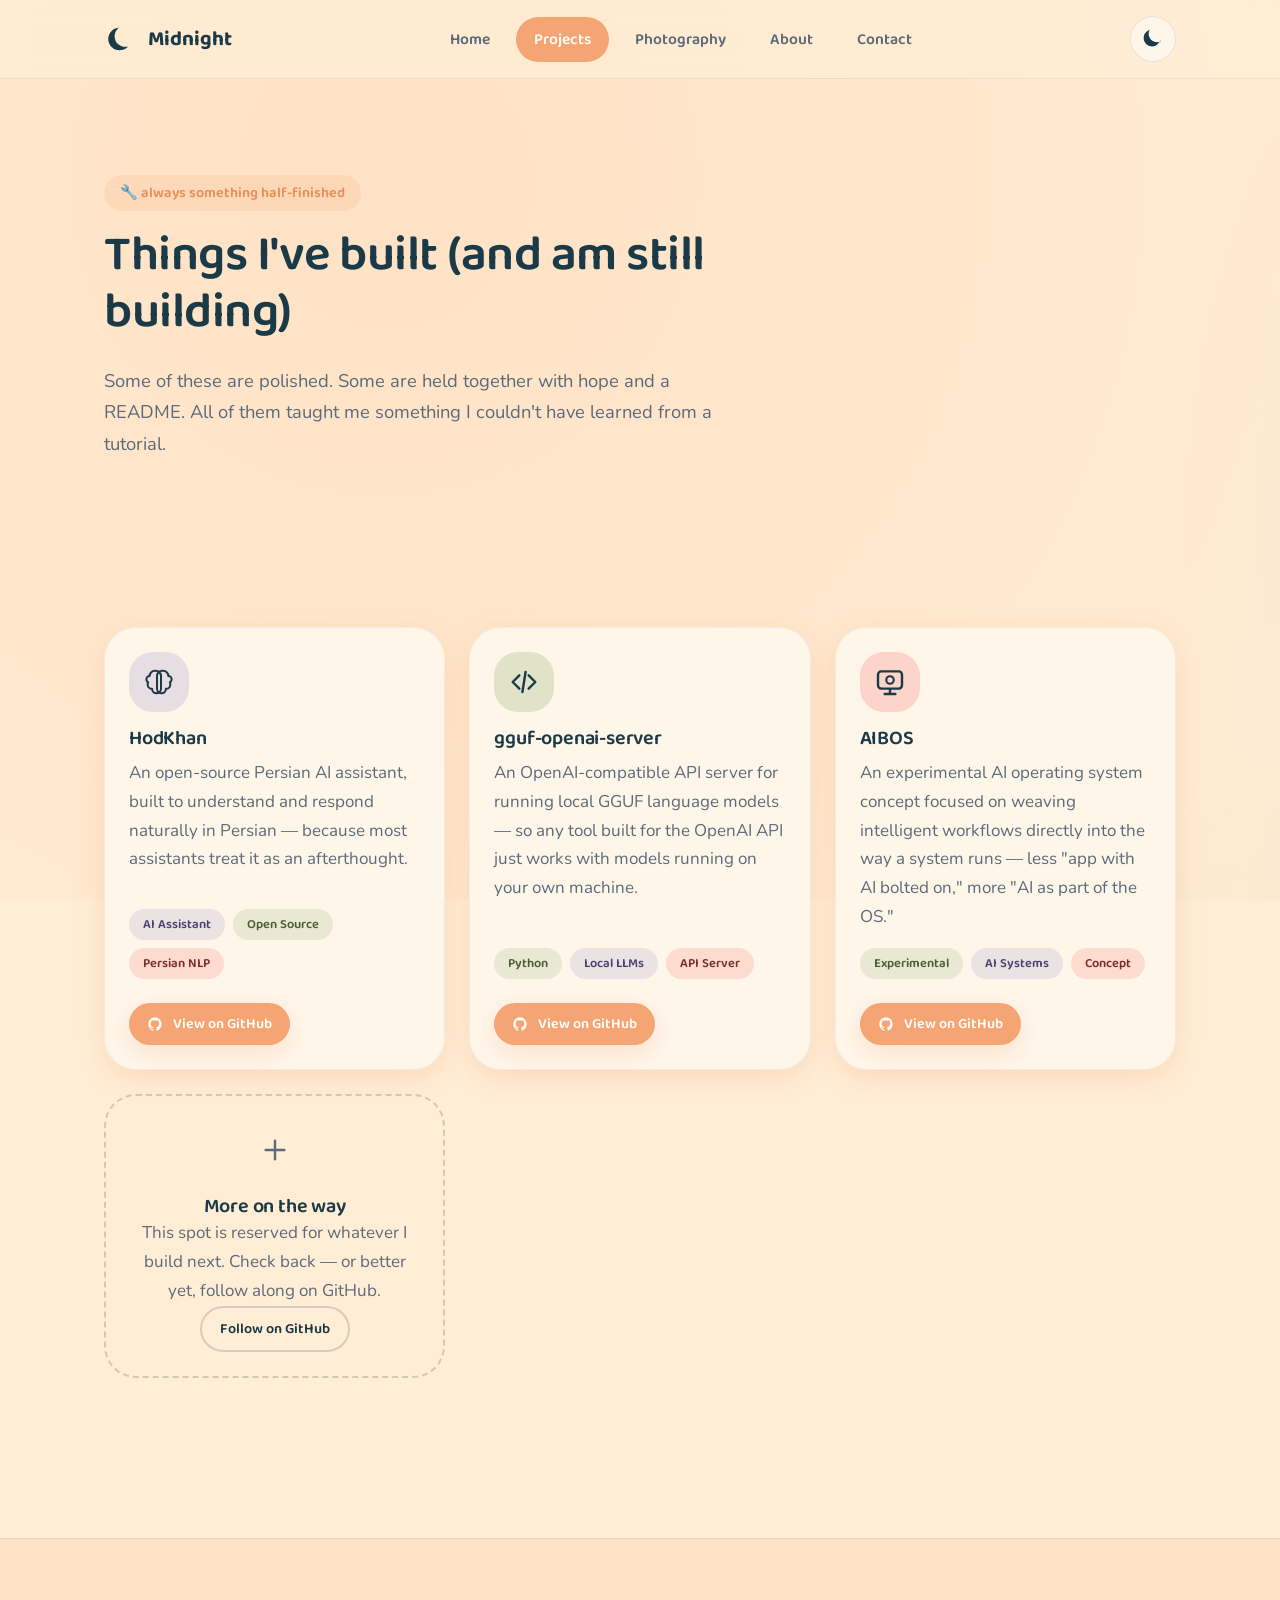
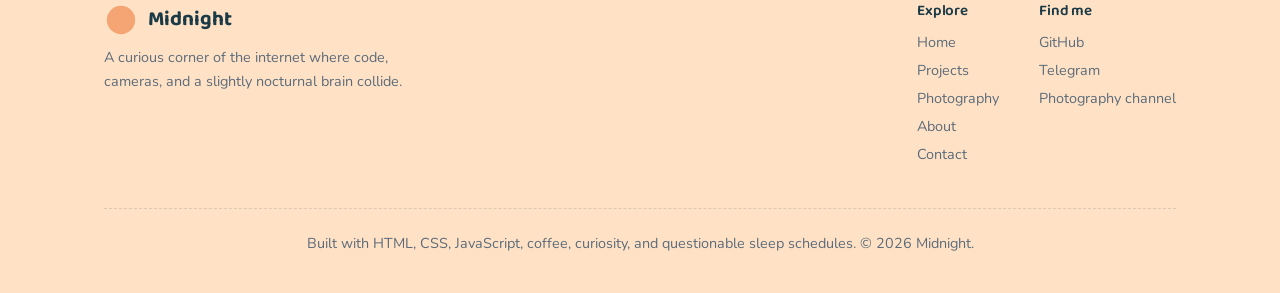
<file: projects.html>
<!DOCTYPE html>
<html lang="en">
<head>
<meta charset="UTF-8">
<script>
(function () {
  try {
    var t = localStorage.getItem('midnight-theme');
    if (t === 'night' || (!t && window.matchMedia('(prefers-color-scheme: dark)').matches)) {
      document.documentElement.setAttribute('data-theme', 'night');
    }
  } catch (e) {}
})();
</script>
<meta name="viewport" content="width=device-width, initial-scale=1.0">
<title>Projects — Midnight</title>
<meta name="description" content="A growing collection of things Midnight has built — AI assistants, local model servers, and experimental operating systems.">
<link rel="icon" href="data:image/svg+xml,<svg xmlns=%22http://www.w3.org/2000/svg%22 viewBox=%220 0 24 24%22><circle cx=%2212%22 cy=%2212%22 r=%2210%22 fill=%22%23F4A573%22/></svg>">
<link rel="stylesheet" href="css/style.css">
<link rel="stylesheet" href="css/animations.css">
<link rel="stylesheet" href="css/responsive.css">
</head>
<body>

<div class="page-veil"></div>

<header class="site-header">
  <div class="container nav-wrap">
    <a href="index.html" class="brand">
    <svg class="brand-mark" viewBox="0 0 24 24" xmlns="http://www.w3.org/2000/svg">
      <defs>
        <mask id="moon">
          <rect width="24" height="24" fill="white"/>
          <circle cx="15" cy="10" r="7.5" fill="black"/>
        </mask>
      </defs>
      <circle cx="11" cy="12" r="8" fill="currentColor" mask="url(#moon)"/>
    </svg>
      <span class="brand-text">Midnight</span>
    </a>
    <nav class="nav-links" aria-label="Primary">
      <a href="index.html">Home</a>
      <a href="projects.html">Projects</a>
      <a href="photography.html">Photography</a>
      <a href="about.html">About</a>
      <a href="contact.html">Contact</a>
    </nav>
    <div class="nav-actions">
      <button class="theme-toggle" aria-label="Toggle day and night"><svg viewBox="0 0 24 24" fill="none"><path d="M20.5 14.5C19.28 15.09 17.9 15.42 16.45 15.42C11.4 15.42 7.3 11.32 7.3 6.27C7.3 4.82 7.63 3.44 8.22 2.22C4.52 3.4 1.83 6.87 1.83 10.97C1.83 16.02 5.93 20.12 10.98 20.12C15.08 20.12 18.55 17.43 19.73 13.73C19.99 13.98 20.25 14.24 20.5 14.5Z" fill="currentColor"/></svg></button>
      <button class="nav-toggle" aria-label="Open menu" aria-expanded="false">
        <span></span><span></span><span></span>
      </button>
    </div>
  </div>
</header>

<main>

  <section class="hero">
    <div class="container">
      <div class="reveal" style="max-width:700px;">
        <div class="eyebrow">🔧 always something half-finished</div>
        <h1 class="hero-greeting" style="font-size:var(--fs-h1);">Things I've built (and am still building)</h1>
        <p class="lede">
          Some of these are polished. Some are held together with hope and a README.
          All of them taught me something I couldn't have learned from a tutorial.
        </p>
      </div>
    </div>
  </section>

  <!-- ============================ PROJECT GRID ============================ -->
  <section class="section-tight">
    <div class="container">
      <div class="grid grid-3">

        <!-- HodKhan -->
        <article class="card project-card reveal d1">
          <div class="project-icon" style="background:color-mix(in srgb, var(--lavender) 30%, transparent);">
            <svg viewBox="0 0 24 24" fill="none"><path d="M9 3.5C6.79 3.5 5 5.29 5 7.5C3.62 7.5 2.5 8.62 2.5 10C2.5 11 3.06 11.86 3.88 12.29C3.63 12.75 3.5 13.28 3.5 13.83C3.5 15.66 4.98 17.14 6.81 17.14C6.81 18.95 8.28 20.5 10.1 20.5C11.92 20.5 13.5 18.98 13.5 17.14V7.5C13.5 5.29 11.71 3.5 9.5 3.5H9Z" stroke="var(--ink)" stroke-width="1.5" stroke-linejoin="round"/><path d="M15 3.5C17.21 3.5 19 5.29 19 7.5C20.38 7.5 21.5 8.62 21.5 10C21.5 11 20.94 11.86 20.12 12.29C20.37 12.75 20.5 13.28 20.5 13.83C20.5 15.66 19.02 17.14 17.19 17.14C17.19 18.95 15.72 20.5 13.9 20.5C12.08 20.5 10.5 18.98 10.5 17.14V7.5C10.5 5.29 12.29 3.5 14.5 3.5H15Z" stroke="var(--ink)" stroke-width="1.5" stroke-linejoin="round"/></svg>
          </div>
          <h3>HodKhan</h3>
          <p class="desc">An open-source Persian AI assistant, built to understand and respond naturally in Persian — because most assistants treat it as an afterthought.</p>
          <div class="project-tags">
            <span class="tag lav">AI Assistant</span>
            <span class="tag">Open Source</span>
            <span class="tag sal">Persian NLP</span>
          </div>
          <div class="project-links">
            <a class="btn btn-primary btn-small" href="https://github.com/hodkhan/hodkhan" target="_blank" rel="noopener">
              <svg width="16" height="16" viewBox="0 0 24 24" fill="none"><path d="M12 2C6.48 2 2 6.58 2 12.25C2 16.78 4.87 20.62 8.84 21.98C9.34 22.07 9.5 21.75 9.5 21.48C9.5 21.24 9.49 20.44 9.49 19.59C7 20.1 6.35 19 6.15 18.43C6.04 18.14 5.55 17.24 5.12 17C4.77 16.81 4.27 16.3 5.11 16.29C5.9 16.28 6.46 17.03 6.65 17.33C7.55 18.85 8.98 18.42 9.54 18.16C9.63 17.5 9.89 17.05 10.18 16.8C7.9 16.55 5.5 15.66 5.5 11.75C5.5 10.63 5.89 9.71 6.68 8.99C6.56 8.71 6.21 7.66 6.79 6.25C6.79 6.25 7.65 5.96 9.5 7.24C10.28 7.02 11.11 6.91 11.94 6.91C12.77 6.91 13.6 7.02 14.38 7.24C16.23 5.95 17.09 6.25 17.09 6.25C17.67 7.66 17.32 8.71 17.2 8.99C18 9.71 18.39 10.62 18.39 11.75C18.39 15.67 15.98 16.55 13.7 16.8C14.07 17.11 14.39 17.72 14.39 18.66C14.39 20 14.38 21.14 14.38 21.48C14.38 21.75 14.55 22.08 15.04 21.98C19 20.61 21.88 16.78 21.88 12.25C21.88 6.58 17.4 2 12 2Z" fill="currentColor"/></svg>
              View on GitHub
            </a>
          </div>
        </article>

        <!-- gguf-openai-server -->
        <article class="card project-card reveal d2">
          <div class="project-icon" style="background:color-mix(in srgb, var(--sage) 30%, transparent);">
            <svg viewBox="0 0 24 24" fill="none"><path d="M8.5 7L3.5 12L8.5 17" stroke="var(--ink)" stroke-width="1.8" stroke-linecap="round" stroke-linejoin="round"/><path d="M15.5 7L20.5 12L15.5 17" stroke="var(--ink)" stroke-width="1.8" stroke-linecap="round" stroke-linejoin="round"/><path d="M13.2 4.5L10.8 19.5" stroke="var(--ink)" stroke-width="1.8" stroke-linecap="round"/></svg>
          </div>
          <h3>gguf-openai-server</h3>
          <p class="desc">An OpenAI-compatible API server for running local GGUF language models — so any tool built for the OpenAI API just works with models running on your own machine.</p>
          <div class="project-tags">
            <span class="tag">Python</span>
            <span class="tag lav">Local LLMs</span>
            <span class="tag sal">API Server</span>
          </div>
          <div class="project-links">
            <a class="btn btn-primary btn-small" href="https://github.com/MidnightMA/gguf-openai-server" target="_blank" rel="noopener">
              <svg width="16" height="16" viewBox="0 0 24 24" fill="none"><path d="M12 2C6.48 2 2 6.58 2 12.25C2 16.78 4.87 20.62 8.84 21.98C9.34 22.07 9.5 21.75 9.5 21.48C9.5 21.24 9.49 20.44 9.49 19.59C7 20.1 6.35 19 6.15 18.43C6.04 18.14 5.55 17.24 5.12 17C4.77 16.81 4.27 16.3 5.11 16.29C5.9 16.28 6.46 17.03 6.65 17.33C7.55 18.85 8.98 18.42 9.54 18.16C9.63 17.5 9.89 17.05 10.18 16.8C7.9 16.55 5.5 15.66 5.5 11.75C5.5 10.63 5.89 9.71 6.68 8.99C6.56 8.71 6.21 7.66 6.79 6.25C6.79 6.25 7.65 5.96 9.5 7.24C10.28 7.02 11.11 6.91 11.94 6.91C12.77 6.91 13.6 7.02 14.38 7.24C16.23 5.95 17.09 6.25 17.09 6.25C17.67 7.66 17.32 8.71 17.2 8.99C18 9.71 18.39 10.62 18.39 11.75C18.39 15.67 15.98 16.55 13.7 16.8C14.07 17.11 14.39 17.72 14.39 18.66C14.39 20 14.38 21.14 14.38 21.48C14.38 21.75 14.55 22.08 15.04 21.98C19 20.61 21.88 16.78 21.88 12.25C21.88 6.58 17.4 2 12 2Z" fill="currentColor"/></svg>
              View on GitHub
            </a>
          </div>
        </article>

        <!-- AIBOS -->
        <article class="card project-card reveal d3">
          <div class="project-icon" style="background:color-mix(in srgb, var(--salmon) 30%, transparent);">
            <svg viewBox="0 0 24 24" fill="none"><rect x="3" y="4" width="18" height="13" rx="2.5" stroke="var(--ink)" stroke-width="1.8"/><path d="M8 21H16" stroke="var(--ink)" stroke-width="1.8" stroke-linecap="round"/><path d="M12 17V21" stroke="var(--ink)" stroke-width="1.8"/><circle cx="12" cy="10.5" r="2.8" stroke="var(--ink)" stroke-width="1.6"/></svg>
          </div>
          <h3>AIBOS</h3>
          <p class="desc">An experimental AI operating system concept focused on weaving intelligent workflows directly into the way a system runs — less "app with AI bolted on," more "AI as part of the OS."</p>
          <div class="project-tags">
            <span class="tag">Experimental</span>
            <span class="tag lav">AI Systems</span>
            <span class="tag sal">Concept</span>
          </div>
          <div class="project-links">
            <a class="btn btn-primary btn-small" href="https://github.com/MidnightMA/AIBOS" target="_blank" rel="noopener">
              <svg width="16" height="16" viewBox="0 0 24 24" fill="none"><path d="M12 2C6.48 2 2 6.58 2 12.25C2 16.78 4.87 20.62 8.84 21.98C9.34 22.07 9.5 21.75 9.5 21.48C9.5 21.24 9.49 20.44 9.49 19.59C7 20.1 6.35 19 6.15 18.43C6.04 18.14 5.55 17.24 5.12 17C4.77 16.81 4.27 16.3 5.11 16.29C5.9 16.28 6.46 17.03 6.65 17.33C7.55 18.85 8.98 18.42 9.54 18.16C9.63 17.5 9.89 17.05 10.18 16.8C7.9 16.55 5.5 15.66 5.5 11.75C5.5 10.63 5.89 9.71 6.68 8.99C6.56 8.71 6.21 7.66 6.79 6.25C6.79 6.25 7.65 5.96 9.5 7.24C10.28 7.02 11.11 6.91 11.94 6.91C12.77 6.91 13.6 7.02 14.38 7.24C16.23 5.95 17.09 6.25 17.09 6.25C17.67 7.66 17.32 8.71 17.2 8.99C18 9.71 18.39 10.62 18.39 11.75C18.39 15.67 15.98 16.55 13.7 16.8C14.07 17.11 14.39 17.72 14.39 18.66C14.39 20 14.38 21.14 14.38 21.48C14.38 21.75 14.55 22.08 15.04 21.98C19 20.61 21.88 16.78 21.88 12.25C21.88 6.58 17.4 2 12 2Z" fill="currentColor"/></svg>
              View on GitHub
            </a>
          </div>
        </article>

        <!-- More coming soon -->
        <article class="card more-coming-card reveal d4">
          <div class="project-icon" style="background:transparent;">
            <svg viewBox="0 0 24 24" fill="none" width="40" height="40"><path d="M12 5V19" stroke="var(--ink-secondary)" stroke-width="1.8" stroke-linecap="round"/><path d="M5 12H19" stroke="var(--ink-secondary)" stroke-width="1.8" stroke-linecap="round"/></svg>
          </div>
          <h3>More on the way</h3>
          <p class="desc text-secondary">This spot is reserved for whatever I build next. Check back — or better yet, follow along on GitHub.</p>
          <a class="btn btn-ghost btn-small" href="https://github.com/MidnightMA" target="_blank" rel="noopener">Follow on GitHub</a>
        </article>

      </div>
    </div>
  </section>

</main>

<footer class="site-footer">
  <div class="container">
    <div class="footer-grid">
      <div class="footer-brand">
        <a href="index.html" class="brand">
          <svg class="brand-mark" viewBox="0 0 24 24" fill="none"><circle cx="12" cy="12" r="10" fill="var(--surface)"/></svg>
          <span>Midnight</span>
        </a>
        <p>A curious corner of the internet where code, cameras, and a slightly nocturnal brain collide.</p>
      </div>
      <div class="footer-links">
        <div class="footer-col">
          <h4>Explore</h4>
          <a href="index.html">Home</a>
          <a href="projects.html">Projects</a>
          <a href="photography.html">Photography</a>
          <a href="about.html">About</a>
          <a href="contact.html">Contact</a>
        </div>
        <div class="footer-col">
          <h4>Find me</h4>
          <a href="https://github.com/MidnightMA" target="_blank" rel="noopener">GitHub</a>
          <a href="https://t.me/MidnightMA" target="_blank" rel="noopener">Telegram</a>
          <a href="https://t.me/MA_Pics" target="_blank" rel="noopener">Photography channel</a>
        </div>
      </div>
    </div>
    <div class="footer-bottom">
      Built with HTML, CSS, JavaScript, coffee, curiosity, and questionable sleep schedules. © <span id="current-year"></span> Midnight.
    </div>
  </div>
</footer>

<script src="js/main.js"></script>
</body>
</html>
</file>
<file: css/style.css>
/* ==========================================================================
   MIDNIGHT — a warm, curious little corner of the internet
   Design language: Warm Humanist (Headspace/Calm-inspired)
   ========================================================================== */

/* ---------- Fonts ---------- */
@import url('https://fonts.googleapis.com/css2?family=Baloo+2:wght@500;600;700;800&family=Nunito:wght@400;600;700;800&family=Caveat:wght@500;600&display=swap');

/* ---------- Design tokens ---------- */
:root {
  /* Palette — Ground */
  --ground: #FFEDD5;
  --ground-alt: #FFE2C5;
  --ground-soft: #FFF6EA;

  /* Palette — Surface / Ink */
  --surface: #F4A573;
  --surface-deep: #E88E56;
  --ink: #1B3A47;
  --ink-secondary: #5C6B7A;
  --white: #FFFDF9;

  /* Palette — accents (use one or two per scene, rotating) */
  --lavender: #B0A5D1;
  --sage: #9DB67A;
  --salmon: #F5867B;

  /* Shadows */
  --shadow-soft: 0 8px 24px rgba(244, 165, 115, 0.25);
  --shadow-lavender: 0 8px 24px rgba(176, 165, 209, 0.28);
  --shadow-sage: 0 8px 24px rgba(157, 182, 122, 0.28);
  --shadow-salmon: 0 8px 24px rgba(245, 134, 123, 0.28);

  /* Spacing scale */
  --sp-1: 8px;
  --sp-2: 16px;
  --sp-3: 24px;
  --sp-4: 40px;
  --sp-5: 64px;
  --sp-6: 96px;

  /* Radius scale */
  --r-sm: 16px;
  --r-md: 24px;
  --r-lg: 32px;
  --r-pill: 999px;

  /* Motion */
  --ease-gentle: cubic-bezier(0.4, 0, 0.2, 1);
  --dur-fast: 400ms;
  --dur-slow: 800ms;

  /* Type */
  --font-display: 'Baloo 2', system-ui, sans-serif;
  --font-body: 'Nunito', system-ui, sans-serif;
  --font-script: 'Caveat', cursive;

  /* Type scale */
  --fs-hero: clamp(2.6rem, 5.5vw + 1rem, 4.75rem);
  --fs-h1: clamp(2.1rem, 3vw + 1.2rem, 3.1rem);
  --fs-h2: clamp(1.6rem, 1.6vw + 1rem, 2.1rem);
  --fs-h3: 1.3rem;
  --fs-body: 1.0625rem;
  --fs-small: 0.9rem;

  color-scheme: light;
}

/* ---------- Night mode (still warm — dark teal, never cool navy) ---------- */
[data-theme='night'] {
  --ground: #17323D;
  --ground-alt: #12282F;
  --ground-soft: #1E3D48;
  --surface: #D97B4F;
  --surface-deep: #C4693F;
  --ink: #FFEDD5;
  --ink-secondary: #D9C6B3;
  --white: #21414C;
  --shadow-soft: 0 8px 28px rgba(0, 0, 0, 0.35);
  --shadow-lavender: 0 8px 28px rgba(176, 165, 209, 0.18);
  --shadow-sage: 0 8px 28px rgba(157, 182, 122, 0.18);
  --shadow-salmon: 0 8px 28px rgba(245, 134, 123, 0.18);
  color-scheme: dark;
}

/* ---------- Reset ---------- */
*, *::before, *::after { box-sizing: border-box; }
html, body { padding: 0; margin: 0; }
h1, h2, h3, h4, p, figure { margin: 0; }
ul { list-style: none; margin: 0; padding: 0; }
a { color: inherit; text-decoration: none; }
button { font: inherit; color: inherit; background: none; border: none; cursor: pointer; }
img { max-width: 100%; display: block; }
svg { display: block; }

html {
  scroll-behavior: smooth;
}

body {
  font-family: var(--font-body);
  font-size: var(--fs-body);
  color: var(--ink);
  background: var(--ground);
  transition: background var(--dur-slow) var(--ease-gentle), color var(--dur-slow) var(--ease-gentle);
  overflow-x: hidden;
  min-height: 100vh;
}

/* subtle drifting warm gradient ground */
body::before {
  content: '';
  position: fixed;
  inset: 0;
  z-index: -1;
  background:
    radial-gradient(circle at 15% 10%, var(--ground-alt) 0%, transparent 45%),
    radial-gradient(circle at 85% 30%, rgba(176, 165, 209, 0.18) 0%, transparent 40%),
    radial-gradient(circle at 60% 90%, rgba(157, 182, 122, 0.15) 0%, transparent 45%),
    var(--ground);
  background-size: 200% 200%;
  animation: driftGround 26s ease-in-out infinite;
  transition: background-color var(--dur-slow) var(--ease-gentle);
}

.reduced-motion body::before,
.reduced-motion * { animation-duration: 0.001ms !important; animation-iteration-count: 1 !important; }

@media (prefers-reduced-motion: reduce) {
  * { animation-duration: 0.001ms !important; animation-iteration-count: 1 !important; scroll-behavior: auto !important; }
}

h1, h2, h3, h4, .display {
  font-family: var(--font-display);
  font-weight: 600;
  line-height: 1.15;
  letter-spacing: -0.01em;
}

.script {
  font-family: var(--font-script);
  font-weight: 600;
}

p { line-height: 1.7; color: var(--ink); }

.container {
  width: 100%;
  max-width: 1120px;
  margin: 0 auto;
  padding: 0 var(--sp-3);
}

section {
  padding: var(--sp-6) 0;
}

.section-tight { padding: var(--sp-5) 0; }

.eyebrow {
  display: inline-flex;
  align-items: center;
  gap: 8px;
  font-family: var(--font-display);
  font-size: var(--fs-small);
  font-weight: 600;
  color: var(--surface-deep);
  background: color-mix(in srgb, var(--surface) 18%, transparent);
  padding: 6px 16px;
  border-radius: var(--r-pill);
  margin-bottom: var(--sp-2);
}

.section-head {
  max-width: 640px;
  margin-bottom: var(--sp-4);
}

.section-head h2 { margin-bottom: var(--sp-2); }
.section-head p { color: var(--ink-secondary); font-size: 1.05rem; }
.center { text-align: center; margin-left: auto; margin-right: auto; }

/* ---------- Buttons (pills!) ---------- */
.btn {
  display: inline-flex;
  align-items: center;
  gap: 10px;
  font-family: var(--font-display);
  font-weight: 600;
  font-size: 1rem;
  padding: 14px 30px;
  border-radius: var(--r-pill);
  transition: transform var(--dur-fast) var(--ease-gentle),
              box-shadow var(--dur-fast) var(--ease-gentle),
              background var(--dur-fast) var(--ease-gentle);
  will-change: transform;
}

.btn-primary {
  background: var(--surface);
  color: var(--white);
  box-shadow: var(--shadow-soft);
}
.btn-primary:hover { transform: translateY(-4px); box-shadow: 0 14px 30px rgba(244, 165, 115, 0.35); }

.btn-ghost {
  background: transparent;
  color: var(--ink);
  border: 2px solid color-mix(in srgb, var(--ink) 18%, transparent);
}
.btn-ghost:hover { transform: translateY(-4px); border-color: var(--surface); background: color-mix(in srgb, var(--surface) 10%, transparent); }

.btn-lavender { background: var(--lavender); color: var(--white); box-shadow: var(--shadow-lavender); }
.btn-lavender:hover { transform: translateY(-4px); }

.btn:focus-visible, a:focus-visible, button:focus-visible {
  outline: 3px solid var(--surface-deep);
  outline-offset: 3px;
}

.btn-small { padding: 9px 18px; font-size: var(--fs-small); }

/* ---------- Navigation ---------- */
.site-header {
  position: sticky;
  top: 0;
  z-index: 100;
  padding: var(--sp-2) 0;
  backdrop-filter: blur(14px);
  background: color-mix(in srgb, var(--ground) 78%, transparent);
  border-bottom: 1px solid color-mix(in srgb, var(--ink) 8%, transparent);
  transition: background var(--dur-slow) var(--ease-gentle);
}

.nav-wrap {
  display: flex;
  align-items: center;
  justify-content: space-between;
  gap: var(--sp-3);
}

.brand {
  display: flex;
  align-items: center;
  gap: 10px;
  font-family: var(--font-display);
  font-size: 1.3rem;
  font-weight: 700;
  color: var(--ink);
}
.brand .brand-mark { width: 34px; height: 34px; }

.nav-links {
  display: flex;
  align-items: center;
  gap: var(--sp-1);
}

.nav-links a {
  font-family: var(--font-display);
  font-weight: 600;
  font-size: 0.98rem;
  padding: 10px 18px;
  border-radius: var(--r-pill);
  color: var(--ink-secondary);
  transition: background var(--dur-fast) var(--ease-gentle), color var(--dur-fast) var(--ease-gentle);
}
.nav-links a:hover { background: color-mix(in srgb, var(--surface) 16%, transparent); color: var(--ink); }
.nav-links a.active { background: var(--surface); color: var(--white); }

.nav-actions { display: flex; align-items: center; gap: var(--sp-2); }

.theme-toggle {
  width: 46px; height: 46px;
  border-radius: 50%;
  display: grid; place-items: center;
  background: var(--ground-soft);
  border: 1px solid color-mix(in srgb, var(--ink) 10%, transparent);
  transition: transform var(--dur-fast) var(--ease-gentle), background var(--dur-fast) var(--ease-gentle);
}
.theme-toggle:hover { transform: rotate(-14deg) scale(1.05); }
.theme-toggle svg { width: 22px; height: 22px; }

.nav-toggle {
  display: none;
  width: 46px; height: 46px;
  border-radius: 50%;
  background: var(--ground-soft);
  border: 1px solid color-mix(in srgb, var(--ink) 10%, transparent);
  align-items: center; justify-content: center;
  flex-direction: column; gap: 5px;
}
.nav-toggle span { width: 20px; height: 2.5px; border-radius: 2px; background: var(--ink); transition: all var(--dur-fast) var(--ease-gentle); }

/* ---------- Hero ---------- */
.hero {
  padding: var(--sp-6) 0 var(--sp-5);
  position: relative;
}
.hero-grid {
  display: grid;
  grid-template-columns: 1.1fr 0.9fr;
  gap: var(--sp-5);
  align-items: center;
}
.hero-greeting {
  font-size: var(--fs-hero);
  margin-bottom: var(--sp-3);
}
.hero-greeting .script { color: var(--surface-deep); }
.hero p.lede {
  font-size: 1.15rem;
  color: var(--ink-secondary);
  max-width: 56ch;
  margin-bottom: var(--sp-4);
}
.hero-cta { display: flex; flex-wrap: wrap; gap: var(--sp-2); align-items: center; }

.hero-art { position: relative; display: grid; place-items: center; min-height: 420px; }
.mascot { width: 100%; max-width: 420px; height: auto; }

/* ---------- Cards ---------- */
.card {
  background: var(--ground-soft);
  border-radius: var(--r-lg);
  padding: var(--sp-3);
  box-shadow: var(--shadow-soft);
  transition: transform var(--dur-fast) var(--ease-gentle), box-shadow var(--dur-fast) var(--ease-gentle);
  border: 1px solid color-mix(in srgb, var(--ink) 5%, transparent);
}
.card:hover { transform: translateY(-8px); box-shadow: 0 16px 34px rgba(244, 165, 115, 0.3); }

.grid {
  display: grid;
  gap: var(--sp-3);
}
.grid-3 { grid-template-columns: repeat(3, 1fr); }
.grid-2 { grid-template-columns: repeat(2, 1fr); }

/* Pill tech tags */
.tag {
  display: inline-flex;
  align-items: center;
  font-family: var(--font-display);
  font-size: 0.8rem;
  font-weight: 600;
  padding: 5px 14px;
  border-radius: var(--r-pill);
  background: color-mix(in srgb, var(--sage) 22%, transparent);
  color: #4C5E36;
}
[data-theme='night'] .tag { color: #E7EFDA; }
.tag.lav { background: color-mix(in srgb, var(--lavender) 26%, transparent); color: #4A4270; }
[data-theme='night'] .tag.lav { color: #EAE6F5; }
.tag.sal { background: color-mix(in srgb, var(--salmon) 24%, transparent); color: #7A2E27; }
[data-theme='night'] .tag.sal { color: #FBE4E1; }

/* Fun-fact cards */
.fact-card {
  display: flex;
  gap: var(--sp-2);
  align-items: flex-start;
}
.fact-emoji {
  font-size: 1.8rem;
  flex: none;
  width: 56px; height: 56px;
  display: grid; place-items: center;
  background: var(--ground-alt);
  border-radius: var(--r-md);
}

/* Section dividers - soft blobs, not hairlines */
.blob-divider { height: 80px; position: relative; overflow: hidden; }

/* Footer */
.site-footer {
  padding: var(--sp-5) 0 var(--sp-4);
  background: var(--ground-alt);
  margin-top: var(--sp-6);
  border-top: 1px solid color-mix(in srgb, var(--ink) 8%, transparent);
}
.footer-grid {
  display: flex;
  justify-content: space-between;
  align-items: flex-start;
  flex-wrap: wrap;
  gap: var(--sp-3);
}
.footer-brand { max-width: 340px; }
.footer-brand p { color: var(--ink-secondary); margin-top: var(--sp-1); font-size: var(--fs-small); }
.footer-links { display: flex; gap: var(--sp-4); flex-wrap: wrap; }
.footer-col h4 { font-size: 0.95rem; margin-bottom: var(--sp-1); }
.footer-col a { display: block; color: var(--ink-secondary); font-size: var(--fs-small); padding: 4px 0; transition: color var(--dur-fast); }
.footer-col a:hover { color: var(--surface-deep); }
.footer-bottom {
  margin-top: var(--sp-4);
  padding-top: var(--sp-3);
  border-top: 1px dashed color-mix(in srgb, var(--ink) 15%, transparent);
  font-size: var(--fs-small);
  color: var(--ink-secondary);
  text-align: center;
}

/* Page transition overlay */
.page-veil {
  position: fixed; inset: 0; z-index: 9999;
  background: var(--ground);
  pointer-events: none;
  opacity: 0;
}

/* Loading dots (gentle) */
.loader-dots { display: inline-flex; gap: 6px; }
.loader-dots span {
  width: 8px; height: 8px; border-radius: 50%; background: var(--surface);
}

/* Icon buttons (contact) */
.icon-link {
  display: flex;
  align-items: center;
  gap: var(--sp-2);
  padding: var(--sp-2) var(--sp-3);
  border-radius: var(--r-md);
  background: var(--ground-soft);
  box-shadow: var(--shadow-soft);
  transition: transform var(--dur-fast) var(--ease-gentle), box-shadow var(--dur-fast) var(--ease-gentle);
}
.icon-link:hover { transform: translateY(-6px) rotate(-1deg); }
.icon-link .icon-circle {
  width: 48px; height: 48px; border-radius: 50%;
  display: grid; place-items: center;
  background: var(--surface);
  flex: none;
}
.icon-link .icon-circle svg { width: 24px; height: 24px; color: var(--white); }
.icon-link strong { font-family: var(--font-display); display: block; font-size: 1.05rem; }
.icon-link span.sub { color: var(--ink-secondary); font-size: var(--fs-small); }

/* Skill pill grid */
.skill-group h3 { margin-bottom: var(--sp-2); display: flex; align-items: center; gap: 10px; }
.skill-pills { display: flex; flex-wrap: wrap; gap: 10px; }
.skill-pill {
  padding: 8px 16px;
  border-radius: var(--r-pill);
  background: var(--ground-soft);
  border: 1px solid color-mix(in srgb, var(--ink) 8%, transparent);
  font-family: var(--font-display);
  font-weight: 600;
  font-size: 0.9rem;
  transition: transform var(--dur-fast) var(--ease-gentle), background var(--dur-fast) var(--ease-gentle);
}
.skill-pill:hover { transform: translateY(-3px); background: var(--surface); color: var(--white); }

/* Timeline-ish about blocks (not numbered — narrative flow) */
.about-block { display: grid; grid-template-columns: 90px 1fr; gap: var(--sp-3); margin-bottom: var(--sp-4); }
.about-block .about-icon {
  width: 90px; height: 90px; border-radius: var(--r-lg);
  display: grid; place-items: center;
  background: var(--ground-soft);
  box-shadow: var(--shadow-soft);
}
.about-block .about-icon svg { width: 46px; height: 46px; }

/* Gallery — Masonry via CSS columns, natural aspect ratios preserved */
.gallery-filters { display: flex; gap: 10px; flex-wrap: wrap; margin-bottom: var(--sp-3); }
.filter-btn {
  padding: 9px 20px;
  border-radius: var(--r-pill);
  background: var(--ground-soft);
  font-family: var(--font-display);
  font-weight: 600;
  font-size: 0.9rem;
  border: 1px solid color-mix(in srgb, var(--ink) 8%, transparent);
  transition: background var(--dur-fast), color var(--dur-fast);
}
.filter-btn.active, .filter-btn:hover { background: var(--surface); color: var(--white); }

.gallery-grid {
  column-count: 4;
  column-gap: var(--sp-2);
}
.gallery-item {
  display: inline-block;
  width: 100%;
  break-inside: avoid;
  -webkit-column-break-inside: avoid;
  margin: 0 0 var(--sp-2);
  border-radius: var(--r-md);
  overflow: hidden;
  position: relative;
  box-shadow: var(--shadow-soft);
  cursor: pointer;
  background: var(--ground-soft);
}
.gallery-item img {
  width: 100%;
  height: auto;
  display: block;
  object-fit: cover;
  transition: transform var(--dur-slow) var(--ease-gentle);
}
.gallery-item:hover img { transform: scale(1.05); }
.gallery-caption {
  position: absolute; left: 0; right: 0; bottom: 0;
  padding: var(--sp-2);
  background: linear-gradient(to top, rgba(27,58,71,0.75), transparent);
  color: #fff;
  font-family: var(--font-display);
  font-size: 0.9rem;
  transform: translateY(8px);
  opacity: 0;
  transition: all var(--dur-fast) var(--ease-gentle);
}
.gallery-item:hover .gallery-caption { transform: translateY(0); opacity: 1; }

/* Lightbox */
.lightbox {
  position: fixed; inset: 0; z-index: 1000;
  display: none;
  align-items: center; justify-content: center;
  background: rgba(27, 58, 71, 0.82);
  padding: var(--sp-3);
}
.lightbox.open { display: flex; }
.lightbox img {
  max-width: min(90vw, 720px);
  max-height: 82vh;
  width: auto;
  border-radius: var(--r-lg);
  box-shadow: 0 20px 60px rgba(0,0,0,0.4);
}
.lightbox-close {
  position: absolute; top: var(--sp-3); right: var(--sp-4);
  font-size: 2.5rem; line-height: 1;
  color: var(--ground);
  background: none; border: none; cursor: pointer;
  transition: transform var(--dur-fast) var(--ease-gentle);
}
.lightbox-close:hover { transform: scale(1.1) rotate(90deg); }

/* Project card specifics */
.project-card { display: flex; flex-direction: column; height: 100%; }
.project-icon {
  width: 60px; height: 60px; border-radius: var(--r-md);
  display: grid; place-items: center;
  background: var(--ground-alt);
  margin-bottom: var(--sp-2);
}
.project-icon svg { width: 32px; height: 32px; }
.project-card h3 { margin-bottom: var(--sp-1); }
.project-card p.desc { color: var(--ink-secondary); flex-grow: 1; margin-bottom: var(--sp-2); }
.project-tags { display: flex; flex-wrap: wrap; gap: 8px; margin-bottom: var(--sp-3); }
.project-links { display: flex; gap: 10px; }

.more-coming-card {
  display: flex; flex-direction: column; align-items: center; justify-content: center;
  text-align: center;
  border: 2px dashed color-mix(in srgb, var(--ink) 20%, transparent);
  background: transparent;
  box-shadow: none;
  min-height: 100%;
}
.more-coming-card:hover { transform: translateY(-4px); border-color: var(--surface); }

/* Contact page hero */
.contact-hero { text-align: center; max-width: 720px; margin: 0 auto var(--sp-5); }

/* Utility */
.mt-1{margin-top:var(--sp-1)} .mt-2{margin-top:var(--sp-2)} .mt-3{margin-top:var(--sp-3)} .mt-4{margin-top:var(--sp-4)}
.mb-1{margin-bottom:var(--sp-1)} .mb-2{margin-bottom:var(--sp-2)} .mb-3{margin-bottom:var(--sp-3)} .mb-4{margin-bottom:var(--sp-4)}
.text-secondary{color:var(--ink-secondary)}
.flex{display:flex} .items-center{align-items:center} .gap-2{gap:var(--sp-2)}
</file>
<file: css/animations.css>
/* ==========================================================================
   MIDNIGHT — motion library
   Gentle. Slow. Breathing. Nothing bouncy, nothing sudden.
   ========================================================================== */

/* Drifting warm gradient ground */
@keyframes driftGround {
  0%   { background-position: 0% 0%; }
  50%  { background-position: 100% 60%; }
  100% { background-position: 0% 0%; }
}

/* Breathing — the signature Headspace move */
@keyframes breathe {
  0%, 100% { transform: scale(1); }
  50%      { transform: scale(1.045); }
}
.breathing { animation: breathe 4s var(--ease-gentle) infinite; transform-origin: center; }
.breathing-slow { animation: breathe 6s var(--ease-gentle) infinite; }
.breathing-fast { animation: breathe 2.4s var(--ease-gentle) infinite; }

/* Gentle floating (for orbiting mini-icons / illustrations) */
@keyframes floaty {
  0%, 100% { transform: translateY(0px) rotate(0deg); }
  50%      { transform: translateY(-14px) rotate(2deg); }
}
.floaty { animation: floaty 5s var(--ease-gentle) infinite; transform-box: fill-box; transform-origin: center; }
.floaty-delay-1 { animation-delay: 0.6s; }
.floaty-delay-2 { animation-delay: 1.4s; }
.floaty-delay-3 { animation-delay: 2.1s; }

/* Twinkle for stars */
@keyframes twinkle {
  0%, 100% { opacity: 0.35; transform: scale(0.85); }
  50%      { opacity: 1; transform: scale(1.1); }
}
.twinkle { animation: twinkle 2.6s ease-in-out infinite; transform-box: fill-box; transform-origin: center; }

/* Slow blink for the moon mascot */
@keyframes blink {
  0%, 92%, 100% { transform: scaleY(1); }
  96%           { transform: scaleY(0.1); }
}
.mascot-eye { animation: blink 5s ease-in-out infinite; transform-box: fill-box; transform-origin: center; }
.mascot-eye.delay { animation-delay: 0.15s; }

/* Orbit rotation for tiny satellite icons around the mascot */
@keyframes orbit {
  from { transform: rotate(0deg) translateX(150px) rotate(0deg); }
  to   { transform: rotate(360deg) translateX(150px) rotate(-360deg); }
}
.orbit { animation: orbit 22s linear infinite; transform-box: fill-box; transform-origin: center; }

/* Fade + rise on scroll reveal */
@keyframes fadeInUp {
  from { opacity: 0; transform: translateY(28px); }
  to   { opacity: 1; transform: translateY(0); }
}
.reveal {
  opacity: 0;
  transform: translateY(28px);
}
.reveal.is-visible {
  animation: fadeInUp var(--dur-slow) var(--ease-gentle) forwards;
}

/* Stagger helper */
.reveal.d1 { animation-delay: 0.08s; }
.reveal.d2 { animation-delay: 0.16s; }
.reveal.d3 { animation-delay: 0.24s; }
.reveal.d4 { animation-delay: 0.32s; }
.reveal.d5 { animation-delay: 0.4s; }
.reveal.d6 { animation-delay: 0.48s; }

/* Page load veil — soft fade, not a jarring wipe */
@keyframes veilIn {
  from { opacity: 1; }
  to   { opacity: 0; }
}
@keyframes veilOut {
  from { opacity: 0; }
  to   { opacity: 1; }
}
.page-veil.veil-enter { animation: veilIn var(--dur-slow) var(--ease-gentle) forwards; }
.page-veil.veil-leave { animation: veilOut var(--dur-fast) var(--ease-gentle) forwards; }

/* Loading dots pulse */
@keyframes dotPulse {
  0%, 80%, 100% { transform: scale(0.6); opacity: 0.5; }
  40%           { transform: scale(1); opacity: 1; }
}
.loader-dots span { animation: dotPulse 1.4s ease-in-out infinite; }
.loader-dots span:nth-child(2) { animation-delay: 0.18s; }
.loader-dots span:nth-child(3) { animation-delay: 0.36s; }

/* Underline draw for nav/active link (subtle) */
@keyframes drawUnderline {
  from { transform: scaleX(0); }
  to   { transform: scaleX(1); }
}

/* Gentle pop for buttons on click (not springy — just a soft press) */
.btn:active, .filter-btn:active, .theme-toggle:active {
  transform: scale(0.97);
}

/* Cloud/shape drift for hero background accents */
@keyframes driftShape {
  0%   { transform: translate(0, 0); }
  50%  { transform: translate(18px, -12px); }
  100% { transform: translate(0, 0); }
}
.drift { animation: driftShape 9s var(--ease-gentle) infinite; }

/* Camera shutter blink used on photography page icon */
@keyframes shutter {
  0%, 100% { transform: scale(1); }
  48% { transform: scale(0.85); }
  52% { transform: scale(1); }
}
.shutter-icon { animation: shutter 3.6s ease-in-out infinite; }
</file>
<file: css/responsive.css>
/* ==========================================================================
   MIDNIGHT — responsive rules
   Desktop-first tokens above; here we adapt down to tablet & mobile.
   ========================================================================== */

html, body { max-width: 100vw; overflow-x: hidden; }

/* ---------- Tablet ---------- */
@media (max-width: 1024px) {
  .container { padding: 0 var(--sp-2); }

  .hero-grid { grid-template-columns: 1fr; gap: var(--sp-4); }
  .hero-art { min-height: 320px; order: -1; }
  .hero { padding: var(--sp-5) 0 var(--sp-4); text-align: left; }

  .grid-3 { grid-template-columns: repeat(2, 1fr); }
  .gallery-grid { column-count: 3; }

  section { padding: var(--sp-5) 0; }

  .about-block { grid-template-columns: 70px 1fr; }
  .about-block .about-icon { width: 70px; height: 70px; }
  .about-block .about-icon svg { width: 36px; height: 36px; }
}

/* ---------- Mobile nav ---------- */
@media (max-width: 860px) {
  .nav-toggle { display: flex; }

  .nav-links {
    position: fixed;
    top: 78px;
    left: var(--sp-2);
    right: var(--sp-2);
    flex-direction: column;
    align-items: stretch;
    background: var(--ground-soft);
    border-radius: var(--r-lg);
    box-shadow: var(--shadow-soft);
    padding: var(--sp-2);
    gap: 6px;
    transform-origin: top;
    transform: scaleY(0);
    opacity: 0;
    pointer-events: none;
    transition: transform var(--dur-fast) var(--ease-gentle), opacity var(--dur-fast) var(--ease-gentle);
  }
  .nav-links.open {
    transform: scaleY(1);
    opacity: 1;
    pointer-events: auto;
  }
  .nav-links a { text-align: center; padding: 14px; }
}

/* ---------- Small tablet / large phone ---------- */
@media (max-width: 720px) {
  .grid-3 { grid-template-columns: 1fr; }
  .grid-2 { grid-template-columns: 1fr; }
  .gallery-grid { column-count: 2; }

  .footer-grid { flex-direction: column; gap: var(--sp-3); }
  .footer-links { gap: var(--sp-3); }

  .hero-cta { justify-content: flex-start; }
}

/* ---------- Mobile ---------- */
@media (max-width: 560px) {
  :root {
    --sp-6: 56px;
    --sp-5: 40px;
  }

  .brand span.brand-text { display: none; }

  .hero-greeting { font-size: clamp(2.1rem, 9vw, 2.8rem); }
  .hero p.lede { font-size: 1.02rem; }
  .hero-art { min-height: 260px; }

  .gallery-grid { column-count: 2; column-gap: var(--sp-1); }
  .gallery-item { margin-bottom: var(--sp-1); }

  .about-block { grid-template-columns: 56px 1fr; gap: var(--sp-2); }
  .about-block .about-icon { width: 56px; height: 56px; border-radius: var(--r-sm); }
  .about-block .about-icon svg { width: 28px; height: 28px; }

  .icon-link { flex-wrap: wrap; }

  .section-head { margin-bottom: var(--sp-3); }

  .orbit, .floaty.orbit-icon { display: none; } /* keep mobile hero calm & uncluttered */
}

@media (max-width: 400px) {
  .hero-cta .btn { width: 100%; justify-content: center; }
  .hero-cta { flex-direction: column; align-items: stretch; }
}
</file>
